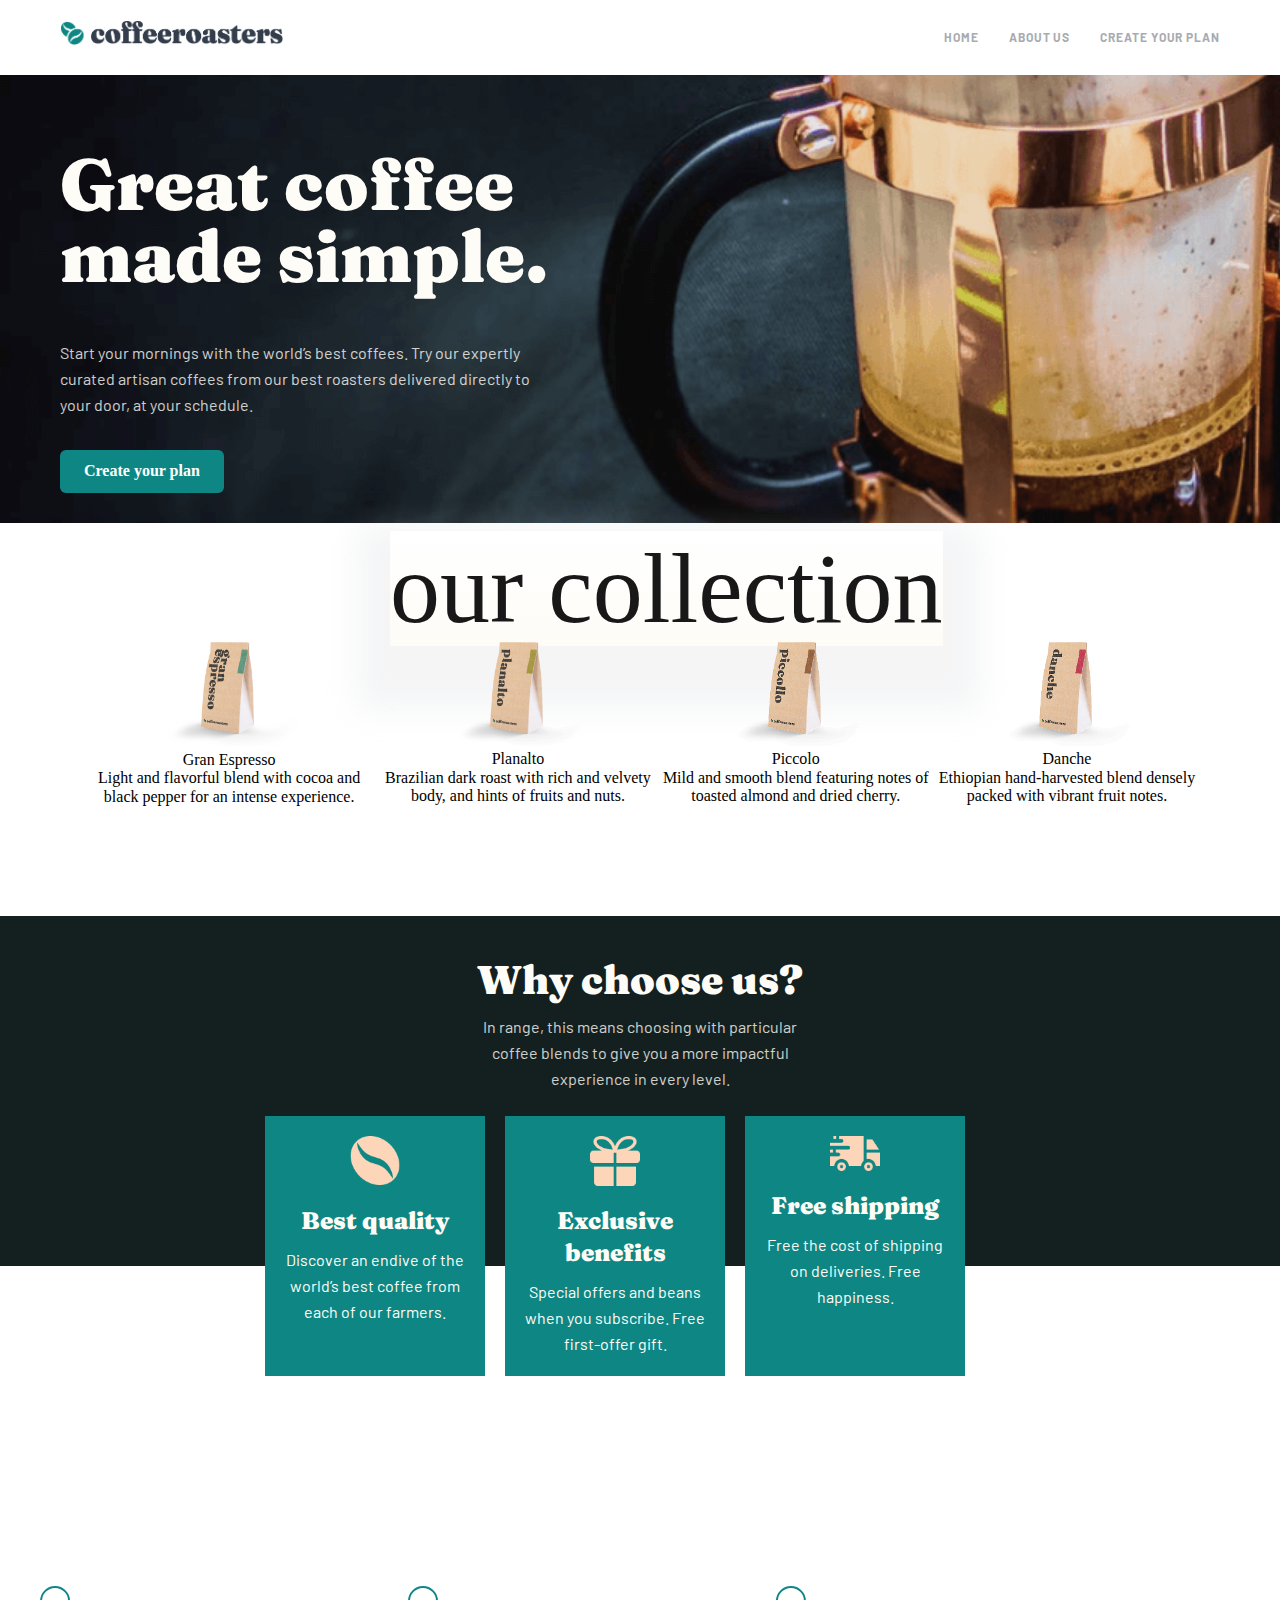
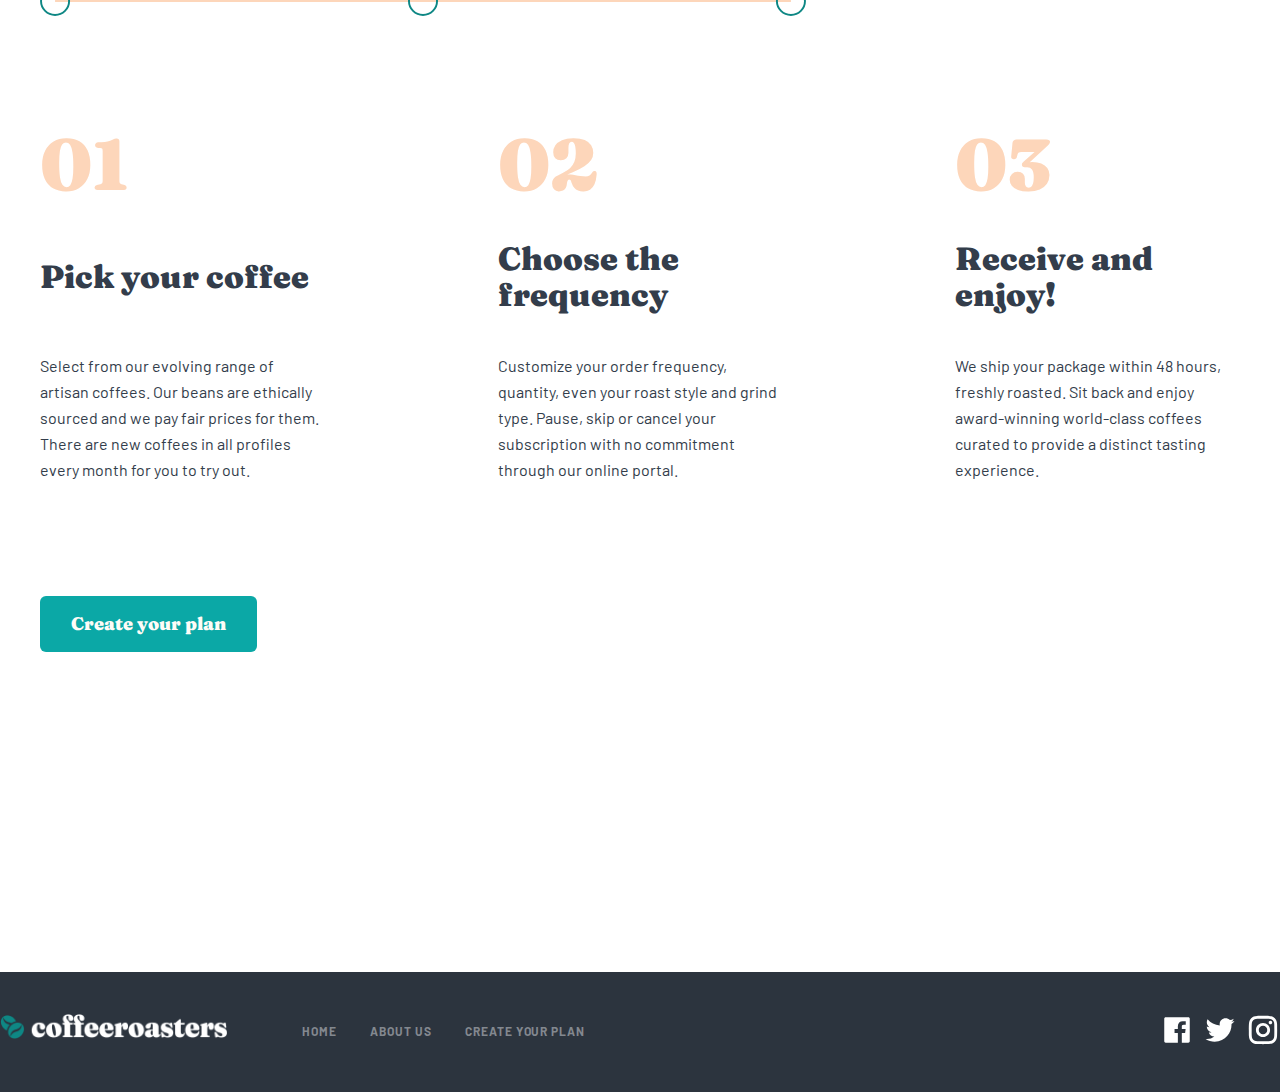
<file: index.html>
<!DOCTYPE html>
<html lang="en">

<head>
    <meta charset="UTF-8">
    <meta name="viewport" content="width=device-width, initial-scale=1.0">
    <title>Coffe</title>
    <link rel="stylesheet" href="css/style.css">
    <link rel="stylesheet" href="css/normalize.css">
    <link rel="stylesheet" href="css/fonts.css">


</head>

<body>


    <header class="nav__header">
        <div class="container">
            <div class="nav">
                <img src="./Img/logo.png" alt="" class="nav__logo" />
                <nav class="nav__menu">
                    <ul class="nav__list">
                        <li><a href="index.html" class="nav__link">HOME</a></li>
                        <li><a href="secondpage.html" class="nav__link">ABOUT US</a></li>
                        <li><a href="thirdpage.html" class="nav__link">CREATE YOUR PLAN</a></li>
                    </ul>

                </nav>
                <div class="nav__burger">
                    <div class="nav__burger__item"></div>
                    <div class="nav__burger__item"></div>
                    <div class="nav__burger__item"></div>
                </div>
            </div>
        </div>

    </header>

    <div class="intro__works">
        <div class="container">
            <div class="intro__img">
                <div class="intro">
                    <div class="intro__container">
                        <div class="intro__content">
                            <h1 class="intro__title">Great coffee<br>made simple.</h1>
                            <p class="intro__text">
                                Start your mornings with the world’s best coffees. Try our expertly curated artisan
                                coffees
                                from
                                our best roasters delivered directly to your door, at your schedule.
                            </p>
                            <a href="#" class="intro__button">Create your plan</a>
                        </div>
                    </div>
                </div>
            </div>
        </div>
    </div> 

    <div class="collections__wrapper">
        <div class="collections">
            <p class="collections__maintext">
                our collection
            </p>
            <div class="collections__cards">
                <img src="./Img/expresso.png" alt="">

                <div class="collections__text">

                    <p class="collections__subtitle">Gran Espresso</p>
                    <p class="collections__secondsubtitle">Light and flavorful blend with cocoa and black pepper for an
                        intense experience.</p>
                </div>
            </div>
            <div class="collections__cards">
                <img src="./Img/Planalto.png" alt="">
                <div class="collections__text">
                    <p class="collections__subtitle">Planalto</p>
                    <p class="collections__secondsubtitle">Brazilian dark roast with rich and velvety body, and hints of
                        fruits and nuts.</p>
                </div>
            </div>
            <div class="collections__cards">
                <img src="./Img/Piccollo.png" alt="">
                <div class="collections__text">
                    <p class="collections__subtitle">Piccolo</p>
                    <p class="collections__secondsubtitle">Mild and smooth blend featuring notes of toasted almond and
                        dried
                        cherry.</p>
                </div>
            </div>
            <div class="collections__cards">
                <img src="./Img/Danche.png" alt="Danche">
                <div class="collections__text">
                    <p class="collections__subtitle">Danche</p>
                    <p class="collections__secondsubtitle">Ethiopian hand-harvested blend densely packed with vibrant
                        fruit
                        notes.</p>
                </div>
            </div>
        </div>
    </div>
    <div class="choose__wrapper">
        <div class="choose__us">
            <div class="choose__us__header">
                <h2>Why choose us?</h2>
                <p>In range, this means choosing with particular coffee blends to give you a more impactful experience
                    in
                    every level.</p>
            </div>
            <div class="choose__us__options">
                <div class="choose__us__option">
                    <img src="./Img/coffee-bean.png" alt="">
                    <div class="choose__us__text">
                        <h3>Best quality</h3>
                        <p>Discover an endive of the world’s best coffee from each of our farmers.</p>
                    </div>
                </div>
                <div class="choose__us__option">
                    <img src="./Img/gift.png" alt="">
                    <div class="choose__us__text">
                        <h3>Exclusive benefits</h3>
                        <p>Special offers and beans when you subscribe. Free first-offer gift.</p>
                    </div>
                </div>
                <div class="choose__us__option">
                    <img src="./Img/car.png" alt="">
                    <div class="choose__us__text">
                        <h3>Free shipping</h3>
                        <p>Free the cost of shipping on deliveries. Free happiness.</p>
                    </div>
                </div>
            </div>
        </div>
    </div>



    <div class="works__wrapper">
        <div class="works">
            <img src="./Img/main__;ine.svg" alt="line" class="works__line">

            <div class="works__cards">
                <div class="works__card">
                    <p class="works__card__num">01</p>
                    <p class="works__card__title2">Pick your coffee</p>
                    <p class="works__card__subtitle">
                        Select from our evolving range of artisan coffees. Our beans are
                        ethically sourced and we pay fair prices for them. There are new
                        coffees in all profiles every month for you to try out.
                    </p>
                </div>
                <div class="works__card">
                    <p class="works__card__num">02</p>
                    <p class="works__card__title2">Choose the frequency</p>
                    <p class="works__card__subtitle">
                        Customize your order frequency, quantity, even your roast style and grind type. Pause, skip or
                        cancel your subscription with no commitment through our online portal.
                    </p>
                </div>
                <div class="works__card">
                    <p class="works__card__num">03</p>
                    <p class="works__card__title2">Receive and enjoy!</p>
                    <p class="works__card__subtitle">
                        We ship your package within 48 hours, freshly roasted. Sit back and enjoy award-winning
                        world-class
                        coffees curated to provide a distinct tasting experience.
                    </p>
                </div>
            </div>

            <button class="works__btn">Create your plan</button>
        </div>
    </div>

    <footer class="footer__wrapper">  
    <div class="footer">
        <img src="./Img/logo2.png" alt="logo" class="nav__logo">

        <div class="footer__links">
            <p class="footer__link">Home</p>
            <p class="footer__link">About Us</p>
            <p class="footer__link">Create your plan</p>
        </div>

        <div class="footer__icons">
            <a href="https://ru-ru.facebook.com/" target="_blank" class="footer__icon2"> <svg class="footer__icon"
                    xmlns="http://www.w3.org/2000/svg" viewBox="0 0 24 24" fill="white">
                    <path
                        d="M15.4024 21V14.0344H17.7347L18.0838 11.3265H15.4024V9.59765C15.4024 8.81364 15.62 8.27934 16.7443 8.27934L18.1783 8.27867V5.85676C17.9302 5.82382 17.0791 5.75006 16.0888 5.75006C14.0213 5.75006 12.606 7.01198 12.606 9.32952V11.3265H10.2677V14.0344H12.606V21H4C3.44772 21 3 20.5523 3 20V4C3 3.44772 3.44772 3 4 3H20C20.5523 3 21 3.44772 21 4V20C21 20.5523 20.5523 21 20 21H15.4024Z">
                    </path>

                </svg>
            </a>
            <a class="footer__icon2" href="https://x.com/" target="_blank">
                <svg class="footer__icon" xmlns="http://www.w3.org/2000/svg" viewBox="0 0 24 24" fill="white">
                    <path
                        d="M22.2125 5.65605C21.4491 5.99375 20.6395 6.21555 19.8106 6.31411C20.6839 5.79132 21.3374 4.9689 21.6493 4.00005C20.8287 4.48761 19.9305 4.83077 18.9938 5.01461C18.2031 4.17106 17.098 3.69303 15.9418 3.69434C13.6326 3.69434 11.7597 5.56661 11.7597 7.87683C11.7597 8.20458 11.7973 8.52242 11.8676 8.82909C8.39047 8.65404 5.31007 6.99005 3.24678 4.45941C2.87529 5.09767 2.68005 5.82318 2.68104 6.56167C2.68104 8.01259 3.4196 9.29324 4.54149 10.043C3.87737 10.022 3.22788 9.84264 2.64718 9.51973C2.64654 9.5373 2.64654 9.55487 2.64654 9.57148C2.64654 11.5984 4.08819 13.2892 6.00199 13.6731C5.6428 13.7703 5.27232 13.8194 4.90022 13.8191C4.62997 13.8191 4.36771 13.7942 4.11279 13.7453C4.64531 15.4065 6.18886 16.6159 8.0196 16.6491C6.53813 17.8118 4.70869 18.4426 2.82543 18.4399C2.49212 18.4402 2.15909 18.4205 1.82812 18.3811C3.74004 19.6102 5.96552 20.2625 8.23842 20.2601C15.9316 20.2601 20.138 13.8875 20.138 8.36111C20.138 8.1803 20.1336 7.99886 20.1256 7.81997C20.9443 7.22845 21.651 6.49567 22.2125 5.65605Z">
                    </path>
                </svg>
            </a>
            <a class="footer__icon2" href="https://www.instagram.com/?hl=ru" target="_blank">
                <svg class="footer__icon" xmlns="http://www.w3.org/2000/svg" viewBox="0 0 24 24" fill="white">
                    <path
                        d="M12.001 9C10.3436 9 9.00098 10.3431 9.00098 12C9.00098 13.6573 10.3441 15 12.001 15C13.6583 15 15.001 13.6569 15.001 12C15.001 10.3427 13.6579 9 12.001 9ZM12.001 7C14.7614 7 17.001 9.2371 17.001 12C17.001 14.7605 14.7639 17 12.001 17C9.24051 17 7.00098 14.7629 7.00098 12C7.00098 9.23953 9.23808 7 12.001 7ZM18.501 6.74915C18.501 7.43926 17.9402 7.99917 17.251 7.99917C16.5609 7.99917 16.001 7.4384 16.001 6.74915C16.001 6.0599 16.5617 5.5 17.251 5.5C17.9393 5.49913 18.501 6.0599 18.501 6.74915ZM12.001 4C9.5265 4 9.12318 4.00655 7.97227 4.0578C7.18815 4.09461 6.66253 4.20007 6.17416 4.38967C5.74016 4.55799 5.42709 4.75898 5.09352 5.09255C4.75867 5.4274 4.55804 5.73963 4.3904 6.17383C4.20036 6.66332 4.09493 7.18811 4.05878 7.97115C4.00703 9.0752 4.00098 9.46105 4.00098 12C4.00098 14.4745 4.00753 14.8778 4.05877 16.0286C4.0956 16.8124 4.2012 17.3388 4.39034 17.826C4.5591 18.2606 4.7605 18.5744 5.09246 18.9064C5.42863 19.2421 5.74179 19.4434 6.17187 19.6094C6.66619 19.8005 7.19148 19.9061 7.97212 19.9422C9.07618 19.9939 9.46203 20 12.001 20C14.4755 20 14.8788 19.9934 16.0296 19.9422C16.8117 19.9055 17.3385 19.7996 17.827 19.6106C18.2604 19.4423 18.5752 19.2402 18.9074 18.9085C19.2436 18.5718 19.4445 18.2594 19.6107 17.8283C19.8013 17.3358 19.9071 16.8098 19.9432 16.0289C19.9949 14.9248 20.001 14.5389 20.001 12C20.001 9.52552 19.9944 9.12221 19.9432 7.97137C19.9064 7.18906 19.8005 6.66149 19.6113 6.17318C19.4434 5.74038 19.2417 5.42635 18.9084 5.09255C18.573 4.75715 18.2616 4.55693 17.8271 4.38942C17.338 4.19954 16.8124 4.09396 16.0298 4.05781C14.9258 4.00605 14.5399 4 12.001 4ZM12.001 2C14.7176 2 15.0568 2.01 16.1235 2.06C17.1876 2.10917 17.9135 2.2775 18.551 2.525C19.2101 2.77917 19.7668 3.1225 20.3226 3.67833C20.8776 4.23417 21.221 4.7925 21.476 5.45C21.7226 6.08667 21.891 6.81333 21.941 7.8775C21.9885 8.94417 22.001 9.28333 22.001 12C22.001 14.7167 21.991 15.0558 21.941 16.1225C21.8918 17.1867 21.7226 17.9125 21.476 18.55C21.2218 19.2092 20.8776 19.7658 20.3226 20.3217C19.7668 20.8767 19.2076 21.22 18.551 21.475C17.9135 21.7217 17.1876 21.89 16.1235 21.94C15.0568 21.9875 14.7176 22 12.001 22C9.28431 22 8.94514 21.99 7.87848 21.94C6.81431 21.8908 6.08931 21.7217 5.45098 21.475C4.79264 21.2208 4.23514 20.8767 3.67931 20.3217C3.12348 19.7658 2.78098 19.2067 2.52598 18.55C2.27848 17.9125 2.11098 17.1867 2.06098 16.1225C2.01348 15.0558 2.00098 14.7167 2.00098 12C2.00098 9.28333 2.01098 8.94417 2.06098 7.8775C2.11014 6.8125 2.27848 6.0875 2.52598 5.45C2.78014 4.79167 3.12348 4.23417 3.67931 3.67833C4.23514 3.1225 4.79348 2.78 5.45098 2.525C6.08848 2.2775 6.81348 2.11 7.87848 2.06C8.94514 2.0125 9.28431 2 12.001 2Z">
                    </path>
                </svg>
            </a>
        </div>
        </footer>
</body>

</html>
</file>
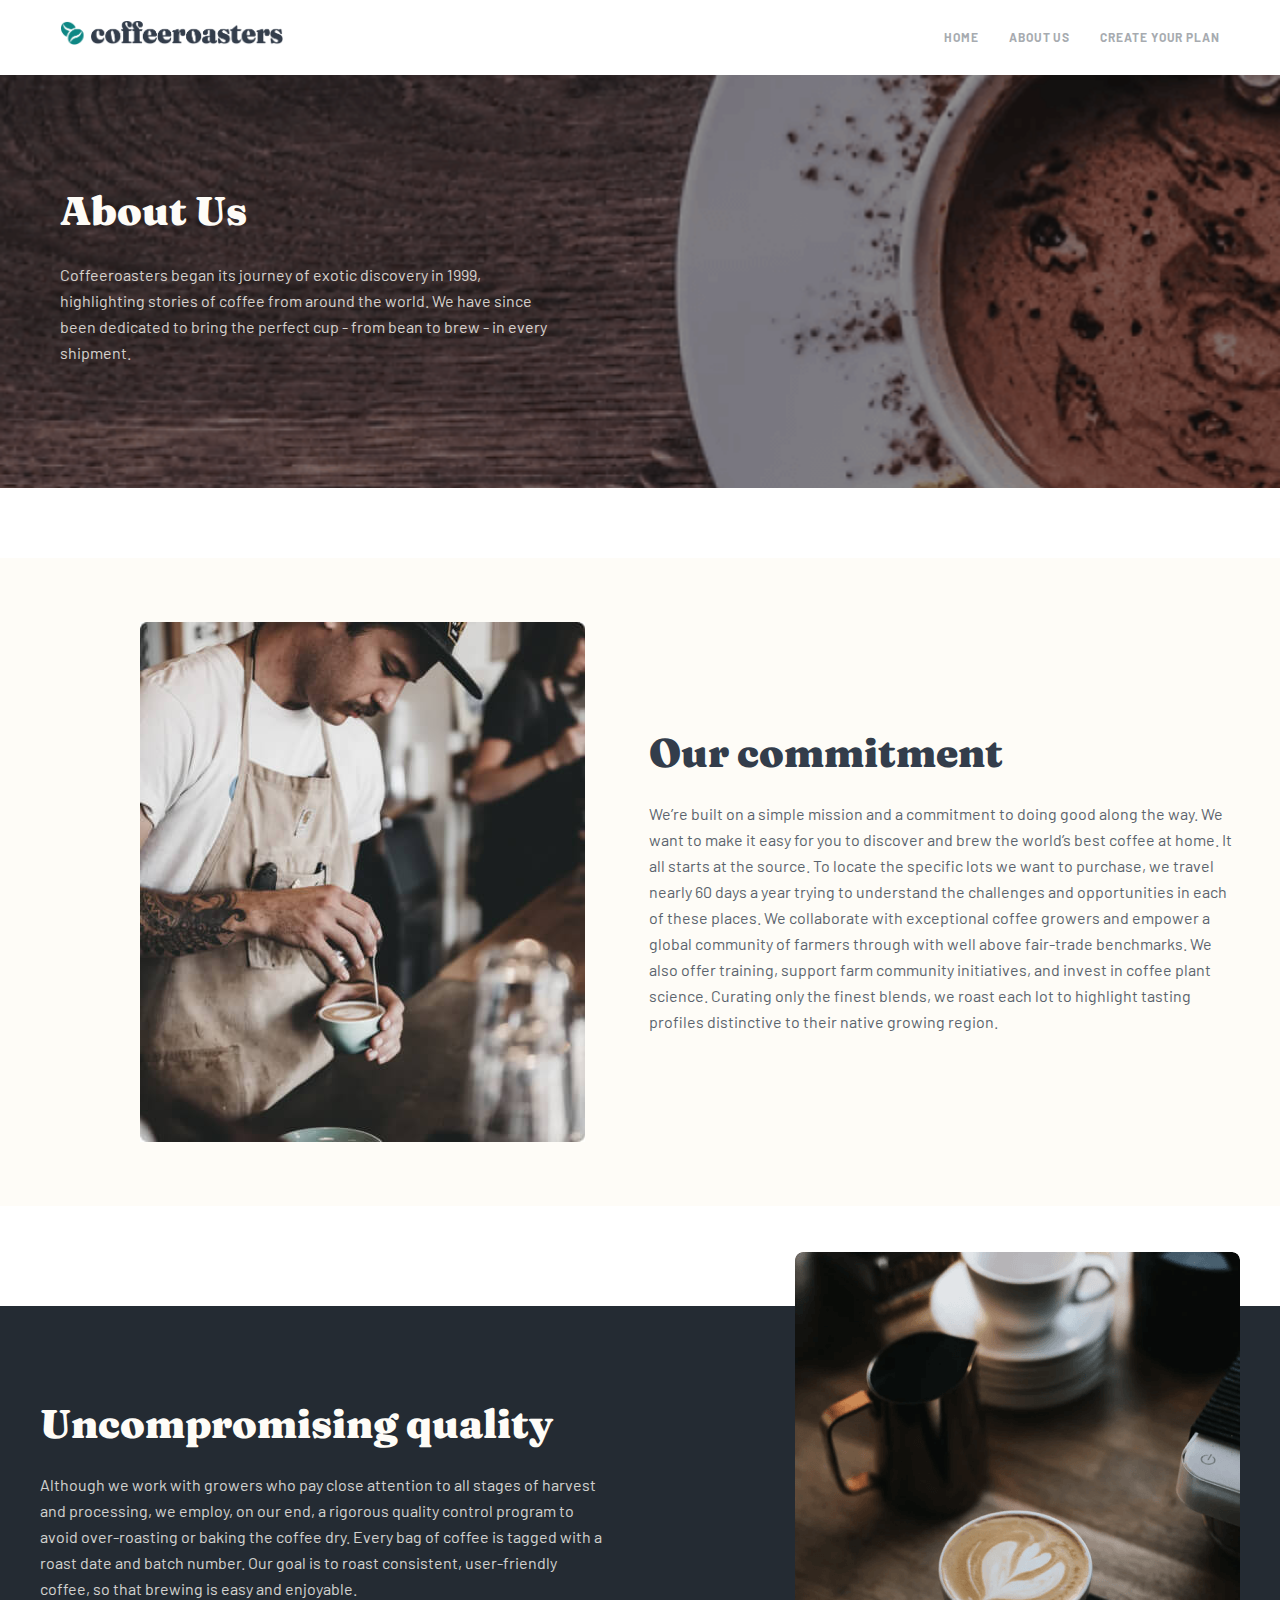
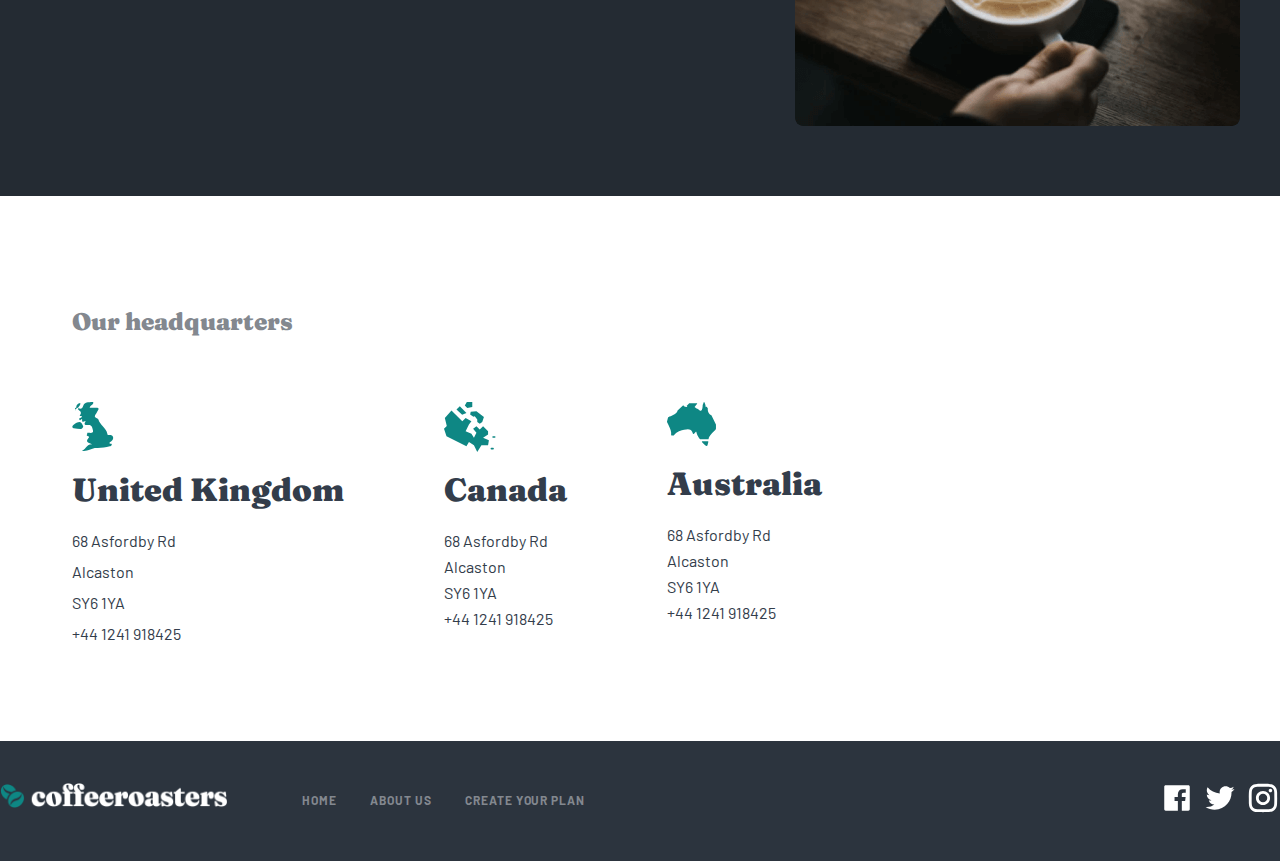
<file: secondpage.html>
<!DOCTYPE html>
<html lang="en">

<head>
    <meta charset="UTF-8">
    <meta name="viewport" content="width=device-width, initial-scale=1.0">
    <title>Coffe</title>
    <link rel="stylesheet" href="css/style2.css">
    <link rel="stylesheet" href="css/normalize.css">
    <link rel="stylesheet" href="css/fonts.css">


</head>

<body>


    <header class="nav__header">
        <div class="container">
            <div class="nav__container">
                <img src="./Img/logo.png" alt="" class="nav__logo" />
                <nav class="nav__menu">
                    <ul class="nav__list">
                        <li><a href="index.html" class="nav__link">HOME</a></li>
                        <li><a href="secondpage.html" class="nav__link">ABOUT US</a></li>
                        <li><a href="./thirdpage.html" class="nav__link">CREATE YOUR PLAN</a></li>
                    </ul>
                </nav>
            </div>
        </div>
    </header>

    <div class="intro__works">
        <div class="container">
            <div class="bg__img">
                <div class="intro__container">
                    <div class="intro__content">
                        <h1 class="intro__title">About Us</h1>
                        <p class="intro__text">
                            Coffeeroasters began its journey of exotic discovery in 1999, highlighting stories of coffee
                            from around the world. We have since been dedicated to bring the perfect cup - from bean to
                            brew - in every shipment.
                        </p>
                    </div>
                </div>
            </div>
        </div>
    </div>
    <main>
        <section class="commitment">
            <div class="commitment__container">
                <img src="./Img/worker.jpg" alt="" class="commitment__image" />

                <div class="commitment__box">
                    <h2 class="commitment__title">Our commitment</h2>
                    <p class="commitment__text">
                        We’re built on a simple mission and a commitment to doing good along the way. We want to make it
                        easy for you to discover and brew the world’s best coffee at home. It all starts at the source.
                        To locate the specific lots we want to purchase, we travel nearly 60 days a year trying to
                        understand the challenges and opportunities in each of these places. We collaborate with
                        exceptional coffee growers and empower a global community of farmers through with well above
                        fair-trade benchmarks. We also offer training, support farm community initiatives, and invest in
                        coffee plant science. Curating only the finest blends, we roast each lot to highlight tasting
                        profiles distinctive to their native growing region.
                    </p>
                </div>
            </div>
        </section>

        <section class="quality">
            <div class="quality__container">
                <div class="quality__box">
                    <h2 class="quality__title">Uncompromising quality</h2>
                    <p class="quality__text">
                        Although we work with growers who pay close attention to all stages of harvest and processing,
                        we employ, on our end, a rigorous quality control program to avoid over-roasting or baking the
                        coffee dry. Every bag of coffee is tagged with a roast date and batch number. Our goal is to
                        roast consistent, user-friendly coffee, so that brewing is easy and enjoyable.
                    </p>
                </div>
                <div class="quality__img">
                    <img src="./Img/beautiful__coffe.png" alt="" class="quality__image" />
                </div>
            </div>
        </section>
        <section class="headquarters">
            <h1 class="headquarters__title">Our headquarters</h1>
            <div class="headquarters__cards">
                <div class="headquarters__card">
                    <svg class="headquarters__icon" width="42" height="50" viewBox="0 0 42 50" fill="none"
                        xmlns="http://www.w3.org/2000/svg">
                        <path id="Combined Shape" fill-rule="evenodd" clip-rule="evenodd"
                            d="M6.01896 5.96845L6.01895 5.96844C5.97905 5.94632 5.9387 5.92394 5.89446 5.89445H5.9028C5.90553 5.8899 5.90886 5.88504 5.9124 5.87989L5.91241 5.87987C5.91965 5.86932 5.92776 5.85751 5.93335 5.84445C5.94446 5.84029 5.95627 5.83682 5.96807 5.83334L5.96809 5.83334C5.97989 5.82987 5.99169 5.8264 6.0028 5.82223C6.06809 5.86887 6.09079 5.91802 6.11464 5.96967C6.1263 5.99492 6.13824 6.02078 6.15557 6.04723C8.61946 7.59445 9.99724 6.7639 10.9611 4.60557C11.0945 4.29446 11.2222 3.95834 11.3472 3.60001C12.4857 0.256237 15.1641 0.215536 17.7545 0.176172C18.5835 0.163575 19.4035 0.151114 20.1611 0.0305659C21.9889 -0.255545 21.4056 1.44723 20.6139 2.26668C20.3526 2.54064 20.0455 2.7713 19.7274 3.01018C18.9264 3.61175 18.056 4.26549 17.6722 5.79445C18.411 5.79445 19.1182 5.79908 19.8037 5.80356C21.3092 5.8134 22.7102 5.82256 24.1111 5.78057C26.7306 5.70279 27.175 6.65557 25.7306 8.77501C25.4142 9.24218 25.1583 9.75279 24.9029 10.2623L24.9029 10.2623C24.5843 10.898 24.2666 11.532 23.8334 12.0778C22.3195 13.9722 22.3528 15.2667 24.8361 16.15C25.4611 16.3722 26.2667 16.9278 26.425 17.4917C27.1788 20.1628 28.9835 22.1701 30.7829 24.1715C32.7766 26.3889 34.7638 28.5991 35.3084 31.6972C35.3337 31.8398 35.351 31.9718 35.3668 32.0927C35.4535 32.754 35.4967 33.0833 36.5722 32.9917C38.4056 32.8195 40.575 32.7972 41.0861 35.1361C41.5778 37.3667 39.9861 38.7861 38.2834 39.9639C38.0514 40.1224 37.8746 40.3548 37.6772 40.6144L37.6771 40.6145L37.6771 40.6146C37.5908 40.728 37.5005 40.8467 37.4 40.9667C37.5571 41.652 38.151 41.6702 38.707 41.6872C39.262 41.7042 39.7792 41.72 39.7861 42.3972C39.7972 43.525 38.5889 44.05 37.7528 44.3083C33.4889 45.6333 28.9972 46.0833 24.625 45.9945C22.2911 45.9429 20.2482 46.6889 18.2164 47.4308C16.7417 47.9692 15.2728 48.5055 13.7028 48.7333C13.4729 48.7677 13.2471 48.819 13.017 48.8714C12.1849 49.0609 11.2951 49.2634 9.94168 48.7195C11.5466 48.1366 12.6068 46.9549 13.6749 45.7646C15.2687 43.9882 16.8799 42.1925 20.3445 42.3389C19.738 42.0869 19.2508 41.8814 18.8417 41.7087L18.8387 41.7075L18.8385 41.7074L18.8385 41.7074L18.8384 41.7074C18.0408 41.3708 17.5398 41.1594 17.0278 40.9722C14.6972 40.1306 14.3861 38.4945 16.125 36.6C17.1056 35.5361 17.7834 34.3945 15.5611 33.9333C14.3395 33.6816 14.631 33.1589 14.9543 32.5794C15.1874 32.1613 15.4371 31.7136 15.1472 31.3167C14.775 30.8056 15.9972 30.6611 16.7028 30.75C18.7917 31.0195 21.7445 31.3806 20.9334 28.3278C20.8675 28.0811 20.805 27.8031 20.7385 27.5068L20.7384 27.5065L20.7384 27.5064C20.2774 25.454 19.6182 22.5197 16.2445 22.9639C12.5889 23.4445 11.4417 22.5389 13.7278 19.2222C13.2628 19.0142 12.6194 19.2545 12.0027 19.4849C10.8327 19.922 9.75856 20.3233 10.1806 17.5583C10.2056 17.3833 9.86113 16.9639 9.79169 16.9833C9.52593 17.0675 9.25436 17.3309 8.9844 17.5927L8.98439 17.5927C8.39939 18.1601 7.82197 18.7201 7.3278 17.4333C6.97519 16.516 7.57192 16.2735 8.27236 15.9888C8.98451 15.6993 9.80387 15.3662 9.84169 14.2361C9.78655 14.0572 9.37532 14.0532 8.93264 14.0489C8.19329 14.0417 7.36622 14.0336 7.96391 13.2083C9.95347 10.4633 8.43131 9.30962 6.72826 8.0189L6.72821 8.01886L6.72805 8.01873C6.55274 7.88587 6.37552 7.75155 6.20002 7.6139C5.96982 7.43464 6.05364 7.16439 6.14328 6.87539C6.1856 6.73894 6.22921 6.59832 6.24169 6.46112C6.24169 6.45696 6.2403 6.4514 6.23891 6.44585L6.23891 6.44584C6.23752 6.44029 6.23613 6.43473 6.23613 6.43057C6.24446 6.30001 6.23057 6.16668 6.15002 6.04723C6.10403 6.01561 6.06175 5.99217 6.01897 5.96845L6.01896 5.96845ZM1.4778 26.1861C0.916685 26.0945 0.277796 25.5056 0.338907 24.6583C0.46113 23.1028 5.2028 19.9333 7.30835 20.0583C9.24749 20.1651 9.87283 21.4829 10.4606 22.7216C10.6988 23.2236 10.9309 23.7127 11.2417 24.1028C11.15 25.9361 10.0417 26.9722 8.85002 26.9778C6.51002 27.0069 4.15236 26.6223 1.82271 26.2423L1.4778 26.1861ZM8.19169 0.877788C5.56669 1.57779 4.0528 2.97223 4.23891 5.79168C2.48053 5.96463 2.99059 6.67977 3.46069 7.33888C3.5342 7.44194 3.60673 7.54364 3.66946 7.64168C3.80518 7.33292 4.04139 7.04282 4.28509 6.74352L4.28509 6.74352C4.44043 6.55274 4.5988 6.35824 4.73613 6.15279C4.89028 6.1129 5.04485 6.07218 5.19951 6.03144L5.1997 6.03138C5.44352 5.96715 5.68757 5.90285 5.93057 5.84168C6.16736 5.31966 6.57444 4.87828 6.98734 4.43059C7.82901 3.51801 8.69485 2.57922 8.19169 0.877788ZM3.57502 8.42501C3.99724 8.27779 3.88335 7.98334 3.66669 7.64168C3.55835 7.88057 3.49446 8.13057 3.57502 8.42501Z"
                            fill="#0E8784" />
                    </svg>
                    <h2 class="headquarters__subtitle">United Kingdom</h2>
                    <ul class="headquarters__links">
                        <li class="headquarters__link"><a href="#" class="headquarters__link">68 Asfordby Rd</a></li>
                        <li class="headquarters__link"><a href="#" class="headquarters__link">Alcaston</a></li>
                        <li class="headquarters__link"><a href="#" class="headquarters__link">SY6 1YA</a></li>
                        <li class="headquarters__link"><a href="#" class="headquarters__link">+44 1241 918425</a></li>
                    </ul>
                </div>

                <div class="headquarters__card">
                    <svg class="headquarters__icon" xmlns="http://www.w3.org/2000/svg"
                        xmlns:xlink="http://www.w3.org/1999/xlink" width="52" height="50" viewBox="0 0 52 50">
                        <image
                            xlink:href="[data-uri]"
                            x="0" y="0" width="52" height="50" />
                    </svg>
                    <h2 class="headquarters__subtitle">Canada</h2>
                    <ul class="headquarters__list">
                        <li class="headquarters__link"><a href="#" class="headquarters__link">68 Asfordby Rd</a></li>
                        <li class="headquarters__link"><a href="#" class="headquarters__link">Alcaston</a></li>
                        <li class="headquarters__link"><a href="#" class="headquarters__link">SY6 1YA</a></li>
                        <li class="headquarters__link"><a href="#" class="headquarters__link">+44 1241 918425</a></li>
                    </ul>
                </div>

                <div class="headquarters__card">
                    <svg class="headquarters__icon" xmlns="http://www.w3.org/2000/svg" xmlns:xlink="http://www.w3.org/1999/xlink" width="49"
                        height="44" viewBox="0 0 49 44">
                        <image
                            xlink:href="[data-uri]"
                            x="0" y="0" width="49" height="44" />
                    </svg>
                    <h2 class="headquarters__subtitle">Australia</h2>
                    <ul class="headquarters__list">
                        <li class="headquarters__link"><a href="#" class="headquarters__link">68 Asfordby Rd</a></li>
                        <li class="headquarters__link"><a href="#" class="headquarters__link">Alcaston</a></li>
                        <li class="headquarters__link"><a href="#" class="headquarters__link">SY6 1YA</a></li>
                        <li class="headquarters__link"><a href="#" class="headquarters__link">+44 1241 918425</a></li>
                    </ul>
                </div>
            </div>
        </section>

    </main>
    <div class="footer__wrap">
        <div class="footer">
            <img src="./Img/logo2.png" alt="logo" class="nav__logo">

            <div class="footer__links">
                <p class="footer__link">Home</p>
                <p class="footer__link">About Us</p>
                <p class="footer__link">Create your plan</p>
            </div>

            <div class="footer__icons">
                <a href="https://ru-ru.facebook.com/" target="_blank" class="footer__icon2"> <svg class="footer__icon"
                        xmlns="http://www.w3.org/2000/svg" viewBox="0 0 24 24" fill="white">
                        <path
                            d="M15.4024 21V14.0344H17.7347L18.0838 11.3265H15.4024V9.59765C15.4024 8.81364 15.62 8.27934 16.7443 8.27934L18.1783 8.27867V5.85676C17.9302 5.82382 17.0791 5.75006 16.0888 5.75006C14.0213 5.75006 12.606 7.01198 12.606 9.32952V11.3265H10.2677V14.0344H12.606V21H4C3.44772 21 3 20.5523 3 20V4C3 3.44772 3.44772 3 4 3H20C20.5523 3 21 3.44772 21 4V20C21 20.5523 20.5523 21 20 21H15.4024Z">
                        </path>

                    </svg>
                </a>
                <a class="footer__icon2" href="https://x.com/" target="_blank">
                    <svg class="footer__icon" xmlns="http://www.w3.org/2000/svg" viewBox="0 0 24 24" fill="white">
                        <path
                            d="M22.2125 5.65605C21.4491 5.99375 20.6395 6.21555 19.8106 6.31411C20.6839 5.79132 21.3374 4.9689 21.6493 4.00005C20.8287 4.48761 19.9305 4.83077 18.9938 5.01461C18.2031 4.17106 17.098 3.69303 15.9418 3.69434C13.6326 3.69434 11.7597 5.56661 11.7597 7.87683C11.7597 8.20458 11.7973 8.52242 11.8676 8.82909C8.39047 8.65404 5.31007 6.99005 3.24678 4.45941C2.87529 5.09767 2.68005 5.82318 2.68104 6.56167C2.68104 8.01259 3.4196 9.29324 4.54149 10.043C3.87737 10.022 3.22788 9.84264 2.64718 9.51973C2.64654 9.5373 2.64654 9.55487 2.64654 9.57148C2.64654 11.5984 4.08819 13.2892 6.00199 13.6731C5.6428 13.7703 5.27232 13.8194 4.90022 13.8191C4.62997 13.8191 4.36771 13.7942 4.11279 13.7453C4.64531 15.4065 6.18886 16.6159 8.0196 16.6491C6.53813 17.8118 4.70869 18.4426 2.82543 18.4399C2.49212 18.4402 2.15909 18.4205 1.82812 18.3811C3.74004 19.6102 5.96552 20.2625 8.23842 20.2601C15.9316 20.2601 20.138 13.8875 20.138 8.36111C20.138 8.1803 20.1336 7.99886 20.1256 7.81997C20.9443 7.22845 21.651 6.49567 22.2125 5.65605Z">
                        </path>
                    </svg>
                </a>
                <a class="footer__icon2" href="https://www.instagram.com/?hl=ru" target="_blank">
                    <svg class="footer__icon" xmlns="http://www.w3.org/2000/svg" viewBox="0 0 24 24" fill="white">
                        <path
                            d="M12.001 9C10.3436 9 9.00098 10.3431 9.00098 12C9.00098 13.6573 10.3441 15 12.001 15C13.6583 15 15.001 13.6569 15.001 12C15.001 10.3427 13.6579 9 12.001 9ZM12.001 7C14.7614 7 17.001 9.2371 17.001 12C17.001 14.7605 14.7639 17 12.001 17C9.24051 17 7.00098 14.7629 7.00098 12C7.00098 9.23953 9.23808 7 12.001 7ZM18.501 6.74915C18.501 7.43926 17.9402 7.99917 17.251 7.99917C16.5609 7.99917 16.001 7.4384 16.001 6.74915C16.001 6.0599 16.5617 5.5 17.251 5.5C17.9393 5.49913 18.501 6.0599 18.501 6.74915ZM12.001 4C9.5265 4 9.12318 4.00655 7.97227 4.0578C7.18815 4.09461 6.66253 4.20007 6.17416 4.38967C5.74016 4.55799 5.42709 4.75898 5.09352 5.09255C4.75867 5.4274 4.55804 5.73963 4.3904 6.17383C4.20036 6.66332 4.09493 7.18811 4.05878 7.97115C4.00703 9.0752 4.00098 9.46105 4.00098 12C4.00098 14.4745 4.00753 14.8778 4.05877 16.0286C4.0956 16.8124 4.2012 17.3388 4.39034 17.826C4.5591 18.2606 4.7605 18.5744 5.09246 18.9064C5.42863 19.2421 5.74179 19.4434 6.17187 19.6094C6.66619 19.8005 7.19148 19.9061 7.97212 19.9422C9.07618 19.9939 9.46203 20 12.001 20C14.4755 20 14.8788 19.9934 16.0296 19.9422C16.8117 19.9055 17.3385 19.7996 17.827 19.6106C18.2604 19.4423 18.5752 19.2402 18.9074 18.9085C19.2436 18.5718 19.4445 18.2594 19.6107 17.8283C19.8013 17.3358 19.9071 16.8098 19.9432 16.0289C19.9949 14.9248 20.001 14.5389 20.001 12C20.001 9.52552 19.9944 9.12221 19.9432 7.97137C19.9064 7.18906 19.8005 6.66149 19.6113 6.17318C19.4434 5.74038 19.2417 5.42635 18.9084 5.09255C18.573 4.75715 18.2616 4.55693 17.8271 4.38942C17.338 4.19954 16.8124 4.09396 16.0298 4.05781C14.9258 4.00605 14.5399 4 12.001 4ZM12.001 2C14.7176 2 15.0568 2.01 16.1235 2.06C17.1876 2.10917 17.9135 2.2775 18.551 2.525C19.2101 2.77917 19.7668 3.1225 20.3226 3.67833C20.8776 4.23417 21.221 4.7925 21.476 5.45C21.7226 6.08667 21.891 6.81333 21.941 7.8775C21.9885 8.94417 22.001 9.28333 22.001 12C22.001 14.7167 21.991 15.0558 21.941 16.1225C21.8918 17.1867 21.7226 17.9125 21.476 18.55C21.2218 19.2092 20.8776 19.7658 20.3226 20.3217C19.7668 20.8767 19.2076 21.22 18.551 21.475C17.9135 21.7217 17.1876 21.89 16.1235 21.94C15.0568 21.9875 14.7176 22 12.001 22C9.28431 22 8.94514 21.99 7.87848 21.94C6.81431 21.8908 6.08931 21.7217 5.45098 21.475C4.79264 21.2208 4.23514 20.8767 3.67931 20.3217C3.12348 19.7658 2.78098 19.2067 2.52598 18.55C2.27848 17.9125 2.11098 17.1867 2.06098 16.1225C2.01348 15.0558 2.00098 14.7167 2.00098 12C2.00098 9.28333 2.01098 8.94417 2.06098 7.8775C2.11014 6.8125 2.27848 6.0875 2.52598 5.45C2.78014 4.79167 3.12348 4.23417 3.67931 3.67833C4.23514 3.1225 4.79348 2.78 5.45098 2.525C6.08848 2.2775 6.81348 2.11 7.87848 2.06C8.94514 2.0125 9.28431 2 12.001 2Z">
                        </path>
                    </svg>
                </a>
            </div>
        </div>
</body>

</html>
</file>
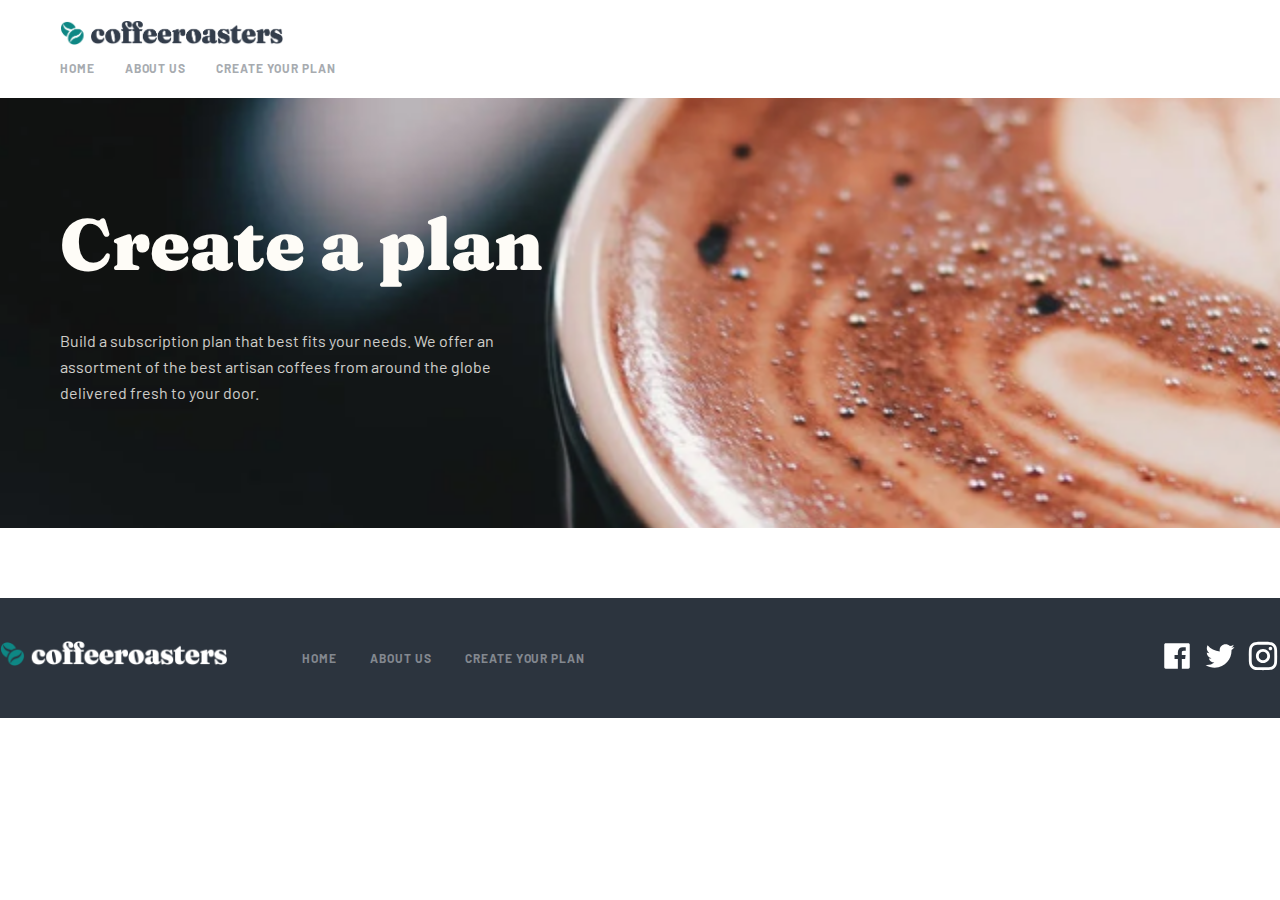
<file: thirdpage.html>
<!DOCTYPE html>
<html lang="en">

<head>
    <meta charset="UTF-8">
    <meta name="viewport" content="width=device-width, initial-scale=1.0">
    <title>Coffe</title>
    <link rel="stylesheet" href="css/style3.css">
    <link rel="stylesheet" href="css/normalize.css">
    <link rel="stylesheet" href="css/fonts.css">


</head>

<body>


    <header class="nav__header">
        <div class="container">
            <div class="nav__container">
                <img src="./Img/logo.png" alt="" class="nav__logo" />
                <nav class="nav__menu">
                    <ul class="nav__list">
                        <li><a href="index.html" class="nav__link">HOME</a></li>
                        <li><a href="secondpage.html" class="nav__link">ABOUT US</a></li>
                        <li><a href="thirdpage.html" class="nav__link">CREATE YOUR PLAN</a></li>
                    </ul>
                </nav>
            </div>
        </div>
    </header>

    <div class="intro__works">
        <div class="container">
            <div class="bg__img">
                <div class="intro__container">
                    <div class="intro__content">
                        <h1 class="intro__title">Create a plan</h1>
                        <p class="intro__text">
                            Build a subscription plan that best fits your needs. We offer an assortment of the best
                            artisan coffees from around the globe delivered fresh to your door.
                        </p>
                    </div>
                </div>
            </div>
        </div>
    </div>

    <div class="footer__wrapper">
        <div class="footer">
            <img src="./Img/logo2.png" alt="logo" class="nav__logo">

            <div class="footer__links">
                <p class="footer__link">Home</p>
                <p class="footer__link">About Us</p>
                <p class="footer__link">Create your plan</p>
            </div>

            <div class="footer__icons">
                <a href="https://ru-ru.facebook.com/" target="_blank" class="footer__icon2"> <svg class="footer__icon"
                        xmlns="http://www.w3.org/2000/svg" viewBox="0 0 24 24" fill="white">
                        <path
                            d="M15.4024 21V14.0344H17.7347L18.0838 11.3265H15.4024V9.59765C15.4024 8.81364 15.62 8.27934 16.7443 8.27934L18.1783 8.27867V5.85676C17.9302 5.82382 17.0791 5.75006 16.0888 5.75006C14.0213 5.75006 12.606 7.01198 12.606 9.32952V11.3265H10.2677V14.0344H12.606V21H4C3.44772 21 3 20.5523 3 20V4C3 3.44772 3.44772 3 4 3H20C20.5523 3 21 3.44772 21 4V20C21 20.5523 20.5523 21 20 21H15.4024Z">
                        </path>

                    </svg>
                </a>
                <a class="footer__icon2" href="https://x.com/" target="_blank">
                    <svg class="footer__icon" xmlns="http://www.w3.org/2000/svg" viewBox="0 0 24 24" fill="white">
                        <path
                            d="M22.2125 5.65605C21.4491 5.99375 20.6395 6.21555 19.8106 6.31411C20.6839 5.79132 21.3374 4.9689 21.6493 4.00005C20.8287 4.48761 19.9305 4.83077 18.9938 5.01461C18.2031 4.17106 17.098 3.69303 15.9418 3.69434C13.6326 3.69434 11.7597 5.56661 11.7597 7.87683C11.7597 8.20458 11.7973 8.52242 11.8676 8.82909C8.39047 8.65404 5.31007 6.99005 3.24678 4.45941C2.87529 5.09767 2.68005 5.82318 2.68104 6.56167C2.68104 8.01259 3.4196 9.29324 4.54149 10.043C3.87737 10.022 3.22788 9.84264 2.64718 9.51973C2.64654 9.5373 2.64654 9.55487 2.64654 9.57148C2.64654 11.5984 4.08819 13.2892 6.00199 13.6731C5.6428 13.7703 5.27232 13.8194 4.90022 13.8191C4.62997 13.8191 4.36771 13.7942 4.11279 13.7453C4.64531 15.4065 6.18886 16.6159 8.0196 16.6491C6.53813 17.8118 4.70869 18.4426 2.82543 18.4399C2.49212 18.4402 2.15909 18.4205 1.82812 18.3811C3.74004 19.6102 5.96552 20.2625 8.23842 20.2601C15.9316 20.2601 20.138 13.8875 20.138 8.36111C20.138 8.1803 20.1336 7.99886 20.1256 7.81997C20.9443 7.22845 21.651 6.49567 22.2125 5.65605Z">
                        </path>
                    </svg>
                </a>
                <a class="footer__icon2" href="https://www.instagram.com/?hl=ru" target="_blank">
                    <svg class="footer__icon" xmlns="http://www.w3.org/2000/svg" viewBox="0 0 24 24" fill="white">
                        <path
                            d="M12.001 9C10.3436 9 9.00098 10.3431 9.00098 12C9.00098 13.6573 10.3441 15 12.001 15C13.6583 15 15.001 13.6569 15.001 12C15.001 10.3427 13.6579 9 12.001 9ZM12.001 7C14.7614 7 17.001 9.2371 17.001 12C17.001 14.7605 14.7639 17 12.001 17C9.24051 17 7.00098 14.7629 7.00098 12C7.00098 9.23953 9.23808 7 12.001 7ZM18.501 6.74915C18.501 7.43926 17.9402 7.99917 17.251 7.99917C16.5609 7.99917 16.001 7.4384 16.001 6.74915C16.001 6.0599 16.5617 5.5 17.251 5.5C17.9393 5.49913 18.501 6.0599 18.501 6.74915ZM12.001 4C9.5265 4 9.12318 4.00655 7.97227 4.0578C7.18815 4.09461 6.66253 4.20007 6.17416 4.38967C5.74016 4.55799 5.42709 4.75898 5.09352 5.09255C4.75867 5.4274 4.55804 5.73963 4.3904 6.17383C4.20036 6.66332 4.09493 7.18811 4.05878 7.97115C4.00703 9.0752 4.00098 9.46105 4.00098 12C4.00098 14.4745 4.00753 14.8778 4.05877 16.0286C4.0956 16.8124 4.2012 17.3388 4.39034 17.826C4.5591 18.2606 4.7605 18.5744 5.09246 18.9064C5.42863 19.2421 5.74179 19.4434 6.17187 19.6094C6.66619 19.8005 7.19148 19.9061 7.97212 19.9422C9.07618 19.9939 9.46203 20 12.001 20C14.4755 20 14.8788 19.9934 16.0296 19.9422C16.8117 19.9055 17.3385 19.7996 17.827 19.6106C18.2604 19.4423 18.5752 19.2402 18.9074 18.9085C19.2436 18.5718 19.4445 18.2594 19.6107 17.8283C19.8013 17.3358 19.9071 16.8098 19.9432 16.0289C19.9949 14.9248 20.001 14.5389 20.001 12C20.001 9.52552 19.9944 9.12221 19.9432 7.97137C19.9064 7.18906 19.8005 6.66149 19.6113 6.17318C19.4434 5.74038 19.2417 5.42635 18.9084 5.09255C18.573 4.75715 18.2616 4.55693 17.8271 4.38942C17.338 4.19954 16.8124 4.09396 16.0298 4.05781C14.9258 4.00605 14.5399 4 12.001 4ZM12.001 2C14.7176 2 15.0568 2.01 16.1235 2.06C17.1876 2.10917 17.9135 2.2775 18.551 2.525C19.2101 2.77917 19.7668 3.1225 20.3226 3.67833C20.8776 4.23417 21.221 4.7925 21.476 5.45C21.7226 6.08667 21.891 6.81333 21.941 7.8775C21.9885 8.94417 22.001 9.28333 22.001 12C22.001 14.7167 21.991 15.0558 21.941 16.1225C21.8918 17.1867 21.7226 17.9125 21.476 18.55C21.2218 19.2092 20.8776 19.7658 20.3226 20.3217C19.7668 20.8767 19.2076 21.22 18.551 21.475C17.9135 21.7217 17.1876 21.89 16.1235 21.94C15.0568 21.9875 14.7176 22 12.001 22C9.28431 22 8.94514 21.99 7.87848 21.94C6.81431 21.8908 6.08931 21.7217 5.45098 21.475C4.79264 21.2208 4.23514 20.8767 3.67931 20.3217C3.12348 19.7658 2.78098 19.2067 2.52598 18.55C2.27848 17.9125 2.11098 17.1867 2.06098 16.1225C2.01348 15.0558 2.00098 14.7167 2.00098 12C2.00098 9.28333 2.01098 8.94417 2.06098 7.8775C2.11014 6.8125 2.27848 6.0875 2.52598 5.45C2.78014 4.79167 3.12348 4.23417 3.67931 3.67833C4.23514 3.1225 4.79348 2.78 5.45098 2.525C6.08848 2.2775 6.81348 2.11 7.87848 2.06C8.94514 2.0125 9.28431 2 12.001 2Z">
                        </path>
                    </svg>
                </a>
            </div>
        </div>
</body>

</html>
</file>
<file: css/style.css>
*{padding:0;margin:0;-webkit-box-sizing:border-box;box-sizing:border-box}a{text-decoration:none}li{list-style:none}::-moz-selection{background:#a0f0ed;color:#00332e}::selection{background:#a0f0ed;color:#00332e}.nav__header{background-color:#fff;padding:20px 0;position:fixed;top:0;left:0;z-index:10;width:100%}.container{width:1200px;margin:0 auto;padding:0 20px}.nav{display:-webkit-box;display:-ms-flexbox;display:flex;-webkit-box-pack:justify;-ms-flex-pack:justify;justify-content:space-between;-webkit-box-align:center;-ms-flex-align:center;align-items:center}.nav__logo{height:25px;-webkit-transition:-webkit-transform 0.3s ease;transition:-webkit-transform 0.3s ease;transition:transform 0.3s ease;transition:transform 0.3s ease, -webkit-transform 0.3s ease;text-align:center;margin-bottom:10px}.nav__logo:hover{-webkit-transform:scale(1.2);transform:scale(1.2)}.nav__burger{display:none;-webkit-box-orient:vertical;-webkit-box-direction:normal;-ms-flex-direction:column;flex-direction:column;-webkit-box-align:center;-ms-flex-align:center;align-items:center;gap:3px;font-size:20px;margin-left:40px}.nav__burger__item{width:25px;height:3px;background-color:black;border-radius:10px}.nav__list{list-style:none;display:-webkit-box;display:-ms-flexbox;display:flex;gap:30px}.nav__link{opacity:0.7;font-family:"Barlow";font-style:normal;font-weight:700;font-size:12px;line-height:15px;letter-spacing:0.923077px;text-transform:uppercase;color:#83888f;-webkit-transition:color 0.3s ease, -webkit-transform 0.3s ease;transition:color 0.3s ease, -webkit-transform 0.3s ease;transition:transform 0.3s ease, color 0.3s ease;transition:transform 0.3s ease, color 0.3s ease, -webkit-transform 0.3s ease;display:inline-block}.nav__link:hover{-webkit-transform:scale(1.3);transform:scale(1.3);color:#333d4b}@media only screen and (max-width: 700px){.nav{width:100%;-webkit-box-pack:center;-ms-flex-pack:center;justify-content:center}.nav__list{display:none;background-color:red}.nav__burger{display:-webkit-box;display:-ms-flexbox;display:flex}.nav__menu{display:none}.nav__logo{width:30%;height:30%}}.intro__works{background:url("../Img/coffe.png");background-size:cover;background-position:center;background-repeat:no-repeat;background-attachment:fixed;margin-top:70px;margin-bottom:70px;padding:30px 40px}.intro{border:none}.intro__section{color:#fff;background-color:#333;border-radius:12px;margin:40px 0;padding:20px 0}.intro__button{display:inline-block;background-color:#0e8784;color:#fff;padding:12px 24px;border-radius:6px;font-weight:bold;-webkit-transition:all 0.3s ease;transition:all 0.3s ease}.intro__button:hover{-webkit-transform:scale(1.2);transform:scale(1.2)}.intro__button:active{background-color:black}.intro__container{display:-webkit-box;display:-ms-flexbox;display:flex;-webkit-box-pack:justify;-ms-flex-pack:justify;justify-content:space-between;-webkit-box-align:center;-ms-flex-align:center;align-items:center;gap:40px;-ms-flex-wrap:wrap;flex-wrap:wrap}.intro__content{-webkit-box-flex:1;-ms-flex:1;flex:1;width:500px}.intro__title{font-family:"Fraunces";font-weight:900;font-size:72px;line-height:72px;color:#fefcf7}.intro__text{font-family:"Barlow";font-weight:400;font-size:16px;line-height:26px;color:#fefcf7;opacity:0.8;margin-bottom:32px;width:500px}.intro__image{-webkit-box-flex:1;-ms-flex:1;flex:1}.intro__image img{width:100%;height:auto;border-radius:10px;display:block}@media only screen and (max-width: 500px){.intro__works{background-attachment:scroll;padding:20px;margin:30px 0;position:relative;left:560px}.intro{-webkit-box-orient:vertical;-webkit-box-direction:normal;-ms-flex-direction:column;flex-direction:column;-webkit-box-align:center;-ms-flex-align:center;align-items:center;-webkit-box-pack:center;-ms-flex-pack:center;justify-content:center;text-align:center;position:relative;right:500px;height:auto}.intro__container{-webkit-box-orient:vertical;-webkit-box-direction:reverse;-ms-flex-direction:column-reverse;flex-direction:column-reverse;-webkit-box-align:center;-ms-flex-align:center;align-items:center;gap:20px}.intro__content{width:100%}.intro__title{font-size:40px;line-height:40px;width:100%}.intro__text{font-size:15px;line-height:25px;width:100%}.intro__image{width:90%}}.collections{display:-webkit-box;display:-ms-flexbox;display:flex;-ms-flex-pack:distribute;justify-content:space-around;padding:40px;position:relative;width:1200px;margin:auto}.collections__cards{text-align:center;z-index:5}.collections__cards img{width:150px;height:auto}.collections__cards__text__secondsubtitle{font-family:"Barlow";font-style:normal;font-weight:400;font-size:16px;line-height:26px;text-align:center;color:#333d4b}.collections__cards__text__subtitle{font-family:"Fraunces";font-style:normal;font-weight:900;font-size:24px;line-height:32px;text-align:center;color:#333d4b}.collections__maintext{font-size:100px;opacity:0.9;position:absolute;bottom:200px;left:350px;-webkit-box-shadow:2px 29px 31px 35px rgba(198,205,210,0.2);box-shadow:2px 29px 31px 35px rgba(198,205,210,0.2);background:-webkit-gradient(linear, left top, left bottom, from(rgba(254,252,247,0.0001)), to(#fefcf7));background:linear-gradient(180deg, rgba(254,252,247,0.0001) 0%, #fefcf7 100%)}.collections__wrapper{width:100%;margin-bottom:70px}@media only screen and (max-width: 500px){.collections{padding:none;display:block;position:relative;left:150px;bottom:50px}.collections__maintext{display:none}}.choose__us{background-color:#142020;color:#fff;padding:40px;text-align:center;width:1200px;height:350px;margin:auto;position:relative}.choose__us__header h2{font-family:"Fraunces";font-style:normal;font-weight:900;font-size:40px;line-height:48px;text-align:center;color:#fefcf7;margin-bottom:10px}.choose__us__header p{font-family:"Barlow";display:-webkit-box;display:-ms-flexbox;display:flex;margin-left:390px;width:340px;-webkit-box-align:center;-ms-flex-align:center;align-items:center;font-style:normal;font-weight:400;font-size:16px;line-height:26px;text-align:center;color:#fefcf7;mix-blend-mode:normal;opacity:0.8}.choose__us__options{display:-webkit-box;display:-ms-flexbox;display:flex;-ms-flex-pack:distribute;justify-content:space-around;gap:20px;position:absolute;width:700px;height:260px;left:225px;top:200px}.choose__us__option{background-color:#0e8784;padding:20px;width:450px}.choose__us__option img{width:50px;height:auto;margin-bottom:15px;-webkit-transition:-webkit-transform 0.3s ease;transition:-webkit-transform 0.3s ease;transition:transform 0.3s ease;transition:transform 0.3s ease, -webkit-transform 0.3s ease}.choose__us__option img:hover{-webkit-transform:scale(1.3);transform:scale(1.3)}.choose__us__option .choose__us__text h3{font-family:"Fraunces";font-style:normal;font-weight:900;font-size:24px;line-height:32px;text-align:center;color:#fefcf7;margin-bottom:10px}.choose__us__option .choose__us__text p{font-family:"Barlow";font-style:normal;font-weight:400;font-size:16px;line-height:26px;text-align:center;color:#fefcf7}.choose__wrapper{width:100%;background-color:#142020}@media only screen and (max-width: 500px){.choose{display:-webkit-box;display:-ms-flexbox;display:flex;-webkit-box-align:center;-ms-flex-align:center;align-items:center;-webkit-box-orient:vertical;-webkit-box-direction:normal;-ms-flex-direction:column;flex-direction:column;width:374px;height:900px;padding:none}.choose__wrapper{padding:none;width:374px;position:relative;height:900px}.choose .choose__us__option{position:absolute;top:140px}.choose .choose__us__option:nth-child(2){top:550px}.choose .choose__us__option:nth-child(3){top:950px}.choose__title{width:100%;height:28px;font-family:"Fraunces 9pt";font-style:normal;font-weight:900;font-size:28px;line-height:28px;text-align:center;color:#fefcf7}.choose__text{width:100%;height:128px;font-family:"Barlow";font-style:normal;font-weight:400;font-size:15px;line-height:25px;text-align:center;color:#fefcf7;mix-blend-mode:normal;opacity:0.8}}.works__wrapper{width:100%}.works{width:1200px;height:666px;margin:320px auto;display:-webkit-box;display:-ms-flexbox;display:flex;-webkit-box-orient:vertical;-webkit-box-direction:normal;-ms-flex-direction:column;flex-direction:column;-webkit-box-pack:justify;-ms-flex-pack:justify;justify-content:space-between}.works__title{font-weight:900;font-size:24px;line-height:32px;color:#83888f}.works__line{width:766px}.works__cards{width:100%;height:355px;display:-webkit-box;display:-ms-flexbox;display:flex;-webkit-box-align:center;-ms-flex-align:center;align-items:center;-webkit-box-pack:justify;-ms-flex-pack:justify;justify-content:space-between}.works__cards .works__card{width:285px;height:355px;display:-webkit-box;display:-ms-flexbox;display:flex;-webkit-box-orient:vertical;-webkit-box-direction:normal;-ms-flex-direction:column;flex-direction:column;-webkit-box-pack:justify;-ms-flex-pack:justify;justify-content:space-between}.works__cards .works__card__num{font-family:"Fraunces";font-style:normal;font-weight:900;font-size:72px;line-height:72px;color:#fdd6ba}.works__cards .works__card__title2{font-family:"Fraunces";font-weight:900;font-size:32px;line-height:36px;color:#333d4b}.works__cards .works__card__subtitle{width:285px;height:130px;font-family:"Barlow";font-style:normal;font-weight:400;font-size:16px;line-height:26px;color:#333d4b}.works__btn{width:217px;height:56px;background:#0ba8a6;border-radius:6px;border:none;font-family:"Fraunces";font-weight:900;font-size:18px;line-height:25px;text-align:center;color:#fefcf7;-webkit-transition:all 0.3s ease;transition:all 0.3s ease}.works__btn:hover{background-color:#17f8f4;-webkit-transform:scale(1.2);transform:scale(1.2);border:2px solid #0e8784;color:#0e8784}.works__btn:active{-webkit-transform:scale(1.1) translateY(2px);transform:scale(1.1) translateY(2px);-webkit-box-shadow:inset 0 2px 4px rgba(0,0,0,0.3);box-shadow:inset 0 2px 4px rgba(0,0,0,0.3);background:#098886;border:2px solid #0e8784;color:#00fffb}@media only screen and (max-width: 500px){.works{margin-top:700px;display:-webkit-box;display:-ms-flexbox;display:flex;-webkit-box-align:center;-ms-flex-align:center;align-items:center;-webkit-box-orient:vertical;-webkit-box-direction:normal;-ms-flex-direction:column;flex-direction:column}.works__card{display:block;-webkit-box-align:center;-ms-flex-align:center;align-items:center;-webkit-box-orient:vertical;-webkit-box-direction:normal;-ms-flex-direction:column;flex-direction:column;text-align:center}}.footer__wrapper{width:100%;background-color:#2c343e}.footer{width:1280px;height:120px;margin:auto;display:-webkit-box;display:-ms-flexbox;display:flex;-webkit-box-align:center;-ms-flex-align:center;align-items:center;-webkit-box-pack:justify;-ms-flex-pack:justify;justify-content:space-between}.footer__logo{width:236px;height:26px;-webkit-transition:-webkit-transform 0.3s ease;transition:-webkit-transform 0.3s ease;transition:transform 0.3s ease;transition:transform 0.3s ease, -webkit-transform 0.3s ease}.footer__logo__logo:hover{-webkit-transform:scale(1.3);transform:scale(1.3)}.footer__links{width:283px;height:15px;display:-webkit-box;display:-ms-flexbox;display:flex;-webkit-box-align:center;-ms-flex-align:center;align-items:center;text-align:center;margin-right:500px;-webkit-box-pack:justify;-ms-flex-pack:justify;justify-content:space-between;-webkit-transition:color 0.3s ease, -webkit-transform 0.3s ease;transition:color 0.3s ease, -webkit-transform 0.3s ease;transition:transform 0.3s ease, color 0.3s ease;transition:transform 0.3s ease, color 0.3s ease, -webkit-transform 0.3s ease}.footer__links .footer__link{font-family:"Barlow";font-style:normal;font-weight:700;font-size:12px;line-height:15px;letter-spacing:0.923077px;text-transform:uppercase;color:#83888f;-webkit-transition:color 0.3s ease, -webkit-transform 0.3s ease;transition:color 0.3s ease, -webkit-transform 0.3s ease;transition:transform 0.3s ease, color 0.3s ease;transition:transform 0.3s ease, color 0.3s ease, -webkit-transform 0.3s ease}.footer__links .footer__link:hover{color:aqua;-webkit-transform:scale(1.3);transform:scale(1.3)}.footer__icons{width:120px;height:24px;display:-webkit-box;display:-ms-flexbox;display:flex;-webkit-box-align:center;-ms-flex-align:center;align-items:center;-webkit-box-pack:justify;-ms-flex-pack:justify;justify-content:space-between}.footer__icons .footer__icon{width:34px;height:34px;-webkit-transition:-webkit-transform 0.3s ease;transition:-webkit-transform 0.3s ease;transition:transform 0.3s ease;transition:transform 0.3s ease, -webkit-transform 0.3s ease}.footer__icons .footer__icon:hover{fill:#83888f;-webkit-transform:scale(1.3);transform:scale(1.3)}
/*# sourceMappingURL=style.css.map */
</file>
<file: css/fonts.css>
/* barlow-200 - latin */
@font-face {
  font-display: swap; /* Check https://developer.mozilla.org/en-US/docs/Web/CSS/@font-face/font-display for other options. */
  font-family: "Barlow";
  font-style: normal;
  font-weight: 200;
  src: url("../fonts/barlow-v13-latin-200.woff2") format("woff2"); /* Chrome 36+, Opera 23+, Firefox 39+, Safari 12+, iOS 10+ */
}
/* barlow-300 - latin */
@font-face {
  font-display: swap; /* Check https://developer.mozilla.org/en-US/docs/Web/CSS/@font-face/font-display for other options. */
  font-family: "Barlow";
  font-style: normal;
  font-weight: 300;
  src: url("../fonts/barlow-v13-latin-300.woff2") format("woff2"); /* Chrome 36+, Opera 23+, Firefox 39+, Safari 12+, iOS 10+ */
}
/* barlow-regular - latin */
@font-face {
  font-display: swap; /* Check https://developer.mozilla.org/en-US/docs/Web/CSS/@font-face/font-display for other options. */
  font-family: "Barlow";
  font-style: normal;
  font-weight: 400;
  src: url("../fonts/barlow-v13-latin-regular.woff2") format("woff2"); /* Chrome 36+, Opera 23+, Firefox 39+, Safari 12+, iOS 10+ */
}
/* barlow-500 - latin */
@font-face {
  font-display: swap; /* Check https://developer.mozilla.org/en-US/docs/Web/CSS/@font-face/font-display for other options. */
  font-family: "Barlow";
  font-style: normal;
  font-weight: 500;
  src: url("../fonts/barlow-v13-latin-500.woff2") format("woff2"); /* Chrome 36+, Opera 23+, Firefox 39+, Safari 12+, iOS 10+ */
}
/* barlow-600 - latin */
@font-face {
  font-display: swap; /* Check https://developer.mozilla.org/en-US/docs/Web/CSS/@font-face/font-display for other options. */
  font-family: "Barlow";
  font-style: normal;
  font-weight: 600;
  src: url("../fonts/barlow-v13-latin-600.woff2") format("woff2"); /* Chrome 36+, Opera 23+, Firefox 39+, Safari 12+, iOS 10+ */
}
/* barlow-700 - latin */
@font-face {
  font-display: swap; /* Check https://developer.mozilla.org/en-US/docs/Web/CSS/@font-face/font-display for other options. */
  font-family: "Barlow";
  font-style: normal;
  font-weight: 700;
  src: url("../fonts/barlow-v13-latin-700.woff2") format("woff2"); /* Chrome 36+, Opera 23+, Firefox 39+, Safari 12+, iOS 10+ */
}
/* barlow-800 - latin */
@font-face {
  font-display: swap; /* Check https://developer.mozilla.org/en-US/docs/Web/CSS/@font-face/font-display for other options. */
  font-family: "Barlow";
  font-style: normal;
  font-weight: 800;
  src: url("../fonts/barlow-v13-latin-800.woff2") format("woff2"); /* Chrome 36+, Opera 23+, Firefox 39+, Safari 12+, iOS 10+ */
}
/* barlow-900 - latin */
@font-face {
  font-display: swap; /* Check https://developer.mozilla.org/en-US/docs/Web/CSS/@font-face/font-display for other options. */
  font-family: "Barlow";
  font-style: normal;
  font-weight: 900;
  src: url("../fonts/barlow-v13-latin-900.woff2") format("woff2"); /* Chrome 36+, Opera 23+, Firefox 39+, Safari 12+, iOS 10+ */
}

/* fraunces-100 - latin */
@font-face {
  font-display: swap; /* Check https://developer.mozilla.org/en-US/docs/Web/CSS/@font-face/font-display for other options. */
  font-family: "Fraunces";
  font-style: normal;
  font-weight: 100;
  src: url("../fonts/fraunces-v38-latin-100.woff2") format("woff2"); /* Chrome 36+, Opera 23+, Firefox 39+, Safari 12+, iOS 10+ */
}
/* fraunces-200 - latin */
@font-face {
  font-display: swap; /* Check https://developer.mozilla.org/en-US/docs/Web/CSS/@font-face/font-display for other options. */
  font-family: "Fraunces";
  font-style: normal;
  font-weight: 200;
  src: url("../fonts/fraunces-v38-latin-200.woff2") format("woff2"); /* Chrome 36+, Opera 23+, Firefox 39+, Safari 12+, iOS 10+ */
}
/* fraunces-300 - latin */
@font-face {
  font-display: swap; /* Check https://developer.mozilla.org/en-US/docs/Web/CSS/@font-face/font-display for other options. */
  font-family: "Fraunces";
  font-style: normal;
  font-weight: 300;
  src: url("../fonts/fraunces-v38-latin-300.woff2") format("woff2"); /* Chrome 36+, Opera 23+, Firefox 39+, Safari 12+, iOS 10+ */
}
/* fraunces-regular - latin */
@font-face {
  font-display: swap; /* Check https://developer.mozilla.org/en-US/docs/Web/CSS/@font-face/font-display for other options. */
  font-family: "Fraunces";
  font-style: normal;
  font-weight: 400;
  src: url("../fonts/fraunces-v38-latin-regular.woff2") format("woff2"); /* Chrome 36+, Opera 23+, Firefox 39+, Safari 12+, iOS 10+ */
}
/* fraunces-500 - latin */
@font-face {
  font-display: swap; /* Check https://developer.mozilla.org/en-US/docs/Web/CSS/@font-face/font-display for other options. */
  font-family: "Fraunces";
  font-style: normal;
  font-weight: 500;
  src: url("../fonts/fraunces-v38-latin-500.woff2") format("woff2"); /* Chrome 36+, Opera 23+, Firefox 39+, Safari 12+, iOS 10+ */
}
/* fraunces-600 - latin */
@font-face {
  font-display: swap; /* Check https://developer.mozilla.org/en-US/docs/Web/CSS/@font-face/font-display for other options. */
  font-family: "Fraunces";
  font-style: normal;
  font-weight: 600;
  src: url("../fonts/fraunces-v38-latin-600.woff2") format("woff2"); /* Chrome 36+, Opera 23+, Firefox 39+, Safari 12+, iOS 10+ */
}
/* fraunces-700 - latin */
@font-face {
  font-display: swap; /* Check https://developer.mozilla.org/en-US/docs/Web/CSS/@font-face/font-display for other options. */
  font-family: "Fraunces";
  font-style: normal;
  font-weight: 700;
  src: url("../fonts/fraunces-v38-latin-700.woff2") format("woff2"); /* Chrome 36+, Opera 23+, Firefox 39+, Safari 12+, iOS 10+ */
}
/* fraunces-800 - latin */
@font-face {
  font-display: swap; /* Check https://developer.mozilla.org/en-US/docs/Web/CSS/@font-face/font-display for other options. */
  font-family: "Fraunces";
  font-style: normal;
  font-weight: 800;
  src: url("../fonts/fraunces-v38-latin-800.woff2") format("woff2"); /* Chrome 36+, Opera 23+, Firefox 39+, Safari 12+, iOS 10+ */
}
/* fraunces-900 - latin */
@font-face {
  font-display: swap; /* Check https://developer.mozilla.org/en-US/docs/Web/CSS/@font-face/font-display for other options. */
  font-family: "Fraunces";
  font-style: normal;
  font-weight: 900;
  src: url("../fonts/fraunces-v38-latin-900.woff2") format("woff2"); /* Chrome 36+, Opera 23+, Firefox 39+, Safari 12+, iOS 10+ */
}
</file>
<file: css/style2.css>
*{padding:0;margin:0;-webkit-box-sizing:border-box;box-sizing:border-box}a{text-decoration:none}li{list-style:none}::-moz-selection{background:#a0f0ed;color:#00332e}::selection{background:#a0f0ed;color:#00332e}.nav__header{background-color:white;padding:20px 0;position:fixed;top:0;left:0;z-index:10;width:100%}.container{width:1200px;margin:0 auto;padding:0 20px}.nav__container{display:-webkit-box;display:-ms-flexbox;display:flex;-webkit-box-pack:justify;-ms-flex-pack:justify;justify-content:space-between;-webkit-box-align:center;-ms-flex-align:center;align-items:center}.nav__logo{height:25px;-webkit-transition:-webkit-transform 0.3s ease;transition:-webkit-transform 0.3s ease;transition:transform 0.3s ease;transition:transform 0.3s ease, -webkit-transform 0.3s ease;text-align:center;margin-bottom:10px}.nav__logo:hover{-webkit-transform:scale(1.2);transform:scale(1.2)}.nav__list{list-style:none;display:-webkit-box;display:-ms-flexbox;display:flex;gap:30px}.nav__link{opacity:0.7;font-family:"Barlow";font-style:normal;font-weight:700;font-size:12px;line-height:15px;letter-spacing:0.923077px;text-transform:uppercase;color:#83888f;-webkit-transition:color 0.3s ease, -webkit-transform 0.3s ease;transition:color 0.3s ease, -webkit-transform 0.3s ease;transition:transform 0.3s ease, color 0.3s ease;transition:transform 0.3s ease, color 0.3s ease, -webkit-transform 0.3s ease;display:inline-block}.nav__link:hover{-webkit-transform:scale(1.3);transform:scale(1.3);color:#333d4b}body{color:#333}.intro__works{background:url("../Img/bg__img.png");background-size:cover;background-position:center;background-repeat:no-repeat;background-attachment:fixed;margin-top:70px;padding:90px 40px;margin-bottom:70px}.intro__section{background-color:#333;border-radius:12px;margin:40px 0;padding:20px 0;color:#fff}.intro__container{display:-webkit-box;display:-ms-flexbox;display:flex;-webkit-box-pack:justify;-ms-flex-pack:justify;justify-content:space-between;-webkit-box-align:center;-ms-flex-align:center;align-items:center;gap:40px;-ms-flex-wrap:wrap;flex-wrap:wrap}.intro__content{-webkit-box-flex:1;-ms-flex:1;flex:1;width:500px}.intro__title{font-family:"Fraunces";font-style:normal;font-weight:900;font-size:40px;line-height:48px;color:#fefcf7}.intro__text{width:500px;font-family:"Barlow";font-style:normal;font-weight:400;font-size:16px;line-height:26px;color:#fefcf7;mix-blend-mode:normal;opacity:0.8;margin-bottom:32px}.intro__button{display:inline-block;background-color:#0e8784;color:#fff;padding:12px 24px;border-radius:6px;font-weight:bold;-webkit-transition:-webkit-transform 0.3s;transition:-webkit-transform 0.3s;transition:transform 0.3s;transition:transform 0.3s, -webkit-transform 0.3s}.intro__button:hover{-webkit-transform:scale(1.2);transform:scale(1.2);background:#66d2cf}.intro__image{-webkit-box-flex:1;-ms-flex:1;flex:1}.intro__image img{width:100%;height:auto;border-radius:10px;display:block}.commitment{background-color:#fefcf7;padding:64px 32px;width:100%}.commitment__container{width:1200px;margin:auto;display:-webkit-box;display:-ms-flexbox;display:flex;-webkit-box-orient:horizontal;-webkit-box-direction:normal;-ms-flex-direction:row;flex-direction:row;-webkit-box-align:center;-ms-flex-align:center;align-items:center;gap:64px}.commitment__image{-o-object-fit:cover;object-fit:cover;margin-left:100px}.commitment__title{font-family:"Fraunces";font-style:normal;font-weight:900;font-size:40px;line-height:48px;color:#333d4b;margin-bottom:24px}.commitment__text{font-family:"Barlow";font-style:normal;font-weight:400;font-size:16px;line-height:26px;color:#333d4b;mix-blend-mode:normal;opacity:0.8}.quality{background-color:#242b33;padding:94px 32px;width:100%;margin-top:100px;position:relative}.quality__container{max-width:1200px;margin:auto;display:-webkit-box;display:-ms-flexbox;display:flex;-webkit-box-orient:horizontal;-webkit-box-direction:normal;-ms-flex-direction:row;flex-direction:row;-webkit-box-align:center;-ms-flex-align:center;align-items:center;-webkit-box-pack:justify;-ms-flex-pack:justify;justify-content:space-between;gap:64px}.quality__box{-webkit-box-flex:1;-ms-flex:1;flex:1;margin-bottom:100px}.quality__title{font-family:"Fraunces";font-style:normal;font-weight:900;font-size:40px;line-height:48px;color:#fefcf7;margin-bottom:24px}.quality__text{font-family:"Barlow";font-style:normal;font-weight:400;font-size:16px;line-height:26px;color:#fefcf7;mix-blend-mode:normal;opacity:0.8}.quality__img{-webkit-box-flex:1;-ms-flex:1;flex:1;display:-webkit-box;display:-ms-flexbox;display:flex;-webkit-box-pack:end;-ms-flex-pack:end;justify-content:flex-end}.quality__image{position:absolute;border-radius:8px;-o-object-fit:cover;object-fit:cover;bottom:70px}.headquarters{max-width:1200px;margin:auto;padding:94px 32px}.headquarters__title{font-family:"Fraunces";font-style:normal;font-weight:900;font-size:24px;line-height:32px;color:#83888f;margin-bottom:64px}.headquarters__cards{display:-webkit-box;display:-ms-flexbox;display:flex;-ms-flex-wrap:wrap;flex-wrap:wrap;gap:100px;margin-top:32px}.headquarters__card{display:-webkit-box;display:-ms-flexbox;display:flex;-webkit-box-orient:vertical;-webkit-box-direction:normal;-ms-flex-direction:column;flex-direction:column;-webkit-box-align:start;-ms-flex-align:start;align-items:flex-start;gap:20px;max-width:300px}.headquarters__subtitle{font-family:"Fraunces";font-style:normal;font-weight:900;font-size:32px;line-height:36px;color:#333d4b;-webkit-transition:-webkit-transform 0.3s ease;transition:-webkit-transform 0.3s ease;transition:transform 0.3s ease;transition:transform 0.3s ease, -webkit-transform 0.3s ease}.headquarters__subtitle:hover{-webkit-transform:scale(1.3);transform:scale(1.3)}.headquarters__links{list-style:none;padding:0;margin:0;display:-webkit-box;display:-ms-flexbox;display:flex;-webkit-box-orient:vertical;-webkit-box-direction:normal;-ms-flex-direction:column;flex-direction:column;gap:5px}.headquarters__link{font-family:"Barlow";font-style:normal;font-weight:400;font-size:16px;line-height:26px;color:#333d4b;-webkit-transition:color 0.3s ease, -webkit-transform 0.3s ease;transition:color 0.3s ease, -webkit-transform 0.3s ease;transition:transform 0.3s ease, color 0.3s ease;transition:transform 0.3s ease, color 0.3s ease, -webkit-transform 0.3s ease}.headquarters__link:hover{color:#0e8784;-webkit-transform:scale(1.3);transform:scale(1.3)}.headquarters__icon{-webkit-transition:-webkit-transform 0.3s ease;transition:-webkit-transform 0.3s ease;transition:transform 0.3s ease;transition:transform 0.3s ease, -webkit-transform 0.3s ease}.headquarters__icon:hover{-webkit-transform:scale(1.3);transform:scale(1.3)}.footer__wrap{width:100%;background-color:#2C343E}.footer{width:1280px;height:120px;margin:auto;display:-webkit-box;display:-ms-flexbox;display:flex;-webkit-box-align:center;-ms-flex-align:center;align-items:center;-webkit-box-pack:justify;-ms-flex-pack:justify;justify-content:space-between}.footer__logo{width:236px;height:26px;-webkit-transition:-webkit-transform 0.3s ease;transition:-webkit-transform 0.3s ease;transition:transform 0.3s ease;transition:transform 0.3s ease, -webkit-transform 0.3s ease}.footer__logo__logo:hover{-webkit-transform:scale(1.3);transform:scale(1.3)}.footer__links{width:283px;height:15px;display:-webkit-box;display:-ms-flexbox;display:flex;-webkit-box-align:center;-ms-flex-align:center;align-items:center;text-align:center;margin-right:500px;-webkit-box-pack:justify;-ms-flex-pack:justify;justify-content:space-between;-webkit-transition:color 0.3s ease, -webkit-transform 0.3s ease;transition:color 0.3s ease, -webkit-transform 0.3s ease;transition:transform 0.3s ease, color 0.3s ease;transition:transform 0.3s ease, color 0.3s ease, -webkit-transform 0.3s ease}.footer__links .footer__link{font-family:"Barlow";font-style:normal;font-weight:700;font-size:12px;line-height:15px;letter-spacing:0.923077px;text-transform:uppercase;color:#83888f;-webkit-transition:color 0.3s ease, -webkit-transform 0.3s ease;transition:color 0.3s ease, -webkit-transform 0.3s ease;transition:transform 0.3s ease, color 0.3s ease;transition:transform 0.3s ease, color 0.3s ease, -webkit-transform 0.3s ease}.footer__links .footer__link:hover{color:aqua;-webkit-transform:scale(1.3);transform:scale(1.3)}.footer__icons{width:120px;height:24px;display:-webkit-box;display:-ms-flexbox;display:flex;-webkit-box-align:center;-ms-flex-align:center;align-items:center;-webkit-box-pack:justify;-ms-flex-pack:justify;justify-content:space-between}.footer__icons .footer__icon{width:34px;height:34px;-webkit-transition:-webkit-transform 0.3s ease;transition:-webkit-transform 0.3s ease;transition:transform 0.3s ease;transition:transform 0.3s ease, -webkit-transform 0.3s ease}.footer__icons .footer__icon:hover{fill:#83888f;-webkit-transform:scale(1.3);transform:scale(1.3)}
/*# sourceMappingURL=style2.css.map */
</file>
<file: css/style3.css>
*{padding:0;margin:0;-webkit-box-sizing:border-box;box-sizing:border-box}a{text-decoration:none}li{list-style:none}::-moz-selection{background:#a0f0ed;color:#00332e}::selection{background:#a0f0ed;color:#00332e}.nav__header{background-color:#fff;padding:20px 0;position:fixed;top:0;left:0;z-index:10;width:100%}.container{width:1200px;margin:0 auto;padding:0 20px}.nav{display:-webkit-box;display:-ms-flexbox;display:flex;-webkit-box-pack:justify;-ms-flex-pack:justify;justify-content:space-between;-webkit-box-align:center;-ms-flex-align:center;align-items:center}.nav__logo{height:25px;-webkit-transition:-webkit-transform 0.3s ease;transition:-webkit-transform 0.3s ease;transition:transform 0.3s ease;transition:transform 0.3s ease, -webkit-transform 0.3s ease;text-align:center;margin-bottom:10px}.nav__logo:hover{-webkit-transform:scale(1.2);transform:scale(1.2)}.nav__list{list-style:none;display:-webkit-box;display:-ms-flexbox;display:flex;gap:30px}.nav__link{opacity:0.7;font-family:"Barlow";font-style:normal;font-weight:700;font-size:12px;line-height:15px;letter-spacing:0.923077px;text-transform:uppercase;color:#83888f;-webkit-transition:color 0.3s ease, -webkit-transform 0.3s ease;transition:color 0.3s ease, -webkit-transform 0.3s ease;transition:transform 0.3s ease, color 0.3s ease;transition:transform 0.3s ease, color 0.3s ease, -webkit-transform 0.3s ease;display:inline-block}.nav__link:hover{-webkit-transform:scale(1.3);transform:scale(1.3);color:#333d4b}.intro__works{background:url("../Img/Coffe__bg__img.png");background-position:center;background-size:cover;background-repeat:no-repeat;background-attachment:fixed;margin:70px 0;padding:90px 40px}.intro__section{color:#fff;background-color:#333;border-radius:12px;margin:40px 0;padding:20px 0}.intro__container{display:-webkit-box;display:-ms-flexbox;display:flex;-webkit-box-pack:justify;-ms-flex-pack:justify;justify-content:space-between;-webkit-box-align:center;-ms-flex-align:center;align-items:center;gap:40px;-ms-flex-wrap:wrap;flex-wrap:wrap}.intro__content{-webkit-box-flex:1;-ms-flex:1;flex:1;width:500px}.intro__title{font-family:"Fraunces";font-weight:900;font-size:72px;line-height:72px;color:#fefcf7}.intro__text{font-family:"Barlow";font-weight:400;font-size:16px;line-height:26px;color:#fefcf7;opacity:0.8;margin-bottom:32px;width:500px}.intro__image{-webkit-box-flex:1;-ms-flex:1;flex:1}.intro__image img{width:100%;height:auto;border-radius:10px;display:block}.works__wrapper{width:100%;background-color:#2c343e}.works{width:1200px;height:666px;margin:150px auto;background-color:#2c343e;padding:70px 70px;display:-webkit-box;display:-ms-flexbox;display:flex;-webkit-box-orient:vertical;-webkit-box-direction:normal;-ms-flex-direction:column;flex-direction:column;-webkit-box-pack:justify;-ms-flex-pack:justify;justify-content:space-between}.works__line{width:766px}.works__cards{width:100%;height:355px;display:-webkit-box;display:-ms-flexbox;display:flex;-webkit-box-align:center;-ms-flex-align:center;align-items:center;-webkit-box-pack:justify;-ms-flex-pack:justify;justify-content:space-between}.works__cards .works__card{width:285px;height:355px;display:-webkit-box;display:-ms-flexbox;display:flex;-webkit-box-orient:vertical;-webkit-box-direction:normal;-ms-flex-direction:column;flex-direction:column;-webkit-box-pack:justify;-ms-flex-pack:justify;justify-content:space-between}.works__cards .works__card__num{font-family:"Fraunces";font-style:normal;font-weight:900;font-size:72px;line-height:72px;color:#fdd6ba}.works__cards .works__card__title2{font-family:"Fraunces";font-weight:900;font-size:32px;line-height:36px;color:#fefcf7}.works__cards .works__card__subtitle{width:285px;height:130px;font-family:"Barlow";font-style:normal;font-weight:400;font-size:16px;line-height:26px;color:#fefcf7}body{position:relative}.information__wrapper{width:100%}.information{display:-webkit-box;display:-ms-flexbox;display:flex;-webkit-box-pack:justify;-ms-flex-pack:justify;justify-content:space-between;padding:40px 50px;-webkit-box-orient:horizontal;-webkit-box-direction:normal;-ms-flex-direction:row;flex-direction:row;width:1200px;height:950px;position:relative;margin:auto;margin-top:20px}.information__links{display:-webkit-box;display:-ms-flexbox;display:flex;gap:20px;-webkit-box-orient:vertical;-webkit-box-direction:normal;-ms-flex-direction:column;flex-direction:column}.information__links span{display:inline-block;margin-right:10px;color:#545b66;-webkit-transition:color 0.3s ease, -webkit-transform 0.3s ease;transition:color 0.3s ease, -webkit-transform 0.3s ease;transition:transform 0.3s ease, color 0.3s ease;transition:transform 0.3s ease, color 0.3s ease, -webkit-transform 0.3s ease}.information__links span:hover{color:#0e8784;-webkit-transform:scale(1.3);transform:scale(1.3)}.information__box__title{border-radius:8px;padding:24px;font-family:"Fraunces";margin-left:20px;font-weight:900;font-size:20px;line-height:28px;display:-webkit-box;display:-ms-flexbox;display:flex;-webkit-box-orient:vertical;-webkit-box-direction:normal;-ms-flex-direction:column;flex-direction:column;-webkit-box-pack:center;-ms-flex-pack:center;justify-content:center;-webkit-box-align:center;-ms-flex-align:center;align-items:center;text-align:start;-webkit-transition:all 0.3s ease;transition:all 0.3s ease}.information__box__subtitle{font-family:"Barlow";font-style:normal;font-weight:400;text-align:center;font-size:16px;line-height:26px}.information__link{display:inline-block;font-family:"Fraunces";font-style:normal;font-weight:900;font-size:24px;line-height:32px;color:#545b66;-webkit-transition:color 0.3s ease, -webkit-transform 0.3s ease;transition:color 0.3s ease, -webkit-transform 0.3s ease;transition:transform 0.3s ease, color 0.3s ease;transition:transform 0.3s ease, color 0.3s ease, -webkit-transform 0.3s ease}.information__link:hover{-webkit-transform:scale(1.3);transform:scale(1.3);color:#252c36}.information__info{margin-bottom:30px;width:1000px}.information__headertitle{font-family:"Fraunces";font-style:normal;font-weight:900;font-size:32px;line-height:48px;margin-left:0;margin-bottom:20px;color:#83888f;display:-webkit-box;display:-ms-flexbox;display:flex;-webkit-box-align:center;-ms-flex-align:center;align-items:center;gap:10px}.information__boxes{display:none;-webkit-box-orient:horizontal;-webkit-box-direction:normal;-ms-flex-direction:row;flex-direction:row;position:relative;z-index:5;gap:20px;margin-bottom:40px}.information__btn:focus+.information__boxes{display:-webkit-box;display:-ms-flexbox;display:flex}.information__btn2:focus+.information__boxes{display:-webkit-box;display:-ms-flexbox;display:flex}.information__btn3:focus+.information__boxes{display:-webkit-box;display:-ms-flexbox;display:flex}.information__btn4:focus+.information__boxes{display:-webkit-box;display:-ms-flexbox;display:flex}.information__btn5:focus+.information__boxes{display:-webkit-box;display:-ms-flexbox;display:flex}.information__btn{color:#0e8784;position:absolute;top:38px;left:820px;font-size:45px;border:none;background-color:inherit;-webkit-transition:-webkit-transform 0.5s ease;transition:-webkit-transform 0.5s ease;transition:transform 0.5s ease;transition:transform 0.5s ease, -webkit-transform 0.5s ease}.information__btn:hover{-webkit-transform:matrix(1, 0, 0, -1, 0, 0);transform:matrix(1, 0, 0, -1, 0, 0)}.information__btn2{color:#0e8784;position:absolute;top:107px;left:660px;font-size:45px;border:none;background-color:inherit;-webkit-transition:-webkit-transform 0.5s ease;transition:-webkit-transform 0.5s ease;transition:transform 0.5s ease;transition:transform 0.5s ease, -webkit-transform 0.5s ease}.information__btn2:hover{-webkit-transform:matrix(1, 0, 0, -1, 0, 0);transform:matrix(1, 0, 0, -1, 0, 0)}.information__btn3{color:#0e8784;position:absolute;top:175px;left:750px;font-size:45px;border:none;background-color:inherit;-webkit-transition:-webkit-transform 0.5s ease;transition:-webkit-transform 0.5s ease;transition:transform 0.5s ease;transition:transform 0.5s ease, -webkit-transform 0.5s ease}.information__btn3:hover{-webkit-transform:matrix(1, 0, 0, -1, 0, 0);transform:matrix(1, 0, 0, -1, 0, 0)}.information__btn4{color:#0e8784;position:absolute;top:245px;left:700px;font-size:45px;border:none;background-color:inherit;-webkit-transition:-webkit-transform 0.5s ease;transition:-webkit-transform 0.5s ease;transition:transform 0.5s ease;transition:transform 0.5s ease, -webkit-transform 0.5s ease}.information__btn4:hover{-webkit-transform:matrix(1, 0, 0, -1, 0, 0);transform:matrix(1, 0, 0, -1, 0, 0)}.information__btn4{color:#0e8784;position:absolute;top:245px;left:700px;font-size:45px;border:none;background-color:inherit;-webkit-transition:-webkit-transform 0.5s ease;transition:-webkit-transform 0.5s ease;transition:transform 0.5s ease;transition:transform 0.5s ease, -webkit-transform 0.5s ease}.information__btn4:hover{-webkit-transform:matrix(1, 0, 0, -1, 0, 0);transform:matrix(1, 0, 0, -1, 0, 0)}.information__btn5{color:#0e8784;position:absolute;top:310px;left:790px;font-size:45px;border:none;background-color:inherit;-webkit-transition:-webkit-transform 0.5s ease;transition:-webkit-transform 0.5s ease;transition:transform 0.5s ease;transition:transform 0.5s ease, -webkit-transform 0.5s ease}.information__btn5:hover{-webkit-transform:matrix(1, 0, 0, -1, 0, 0);transform:matrix(1, 0, 0, -1, 0, 0)}.information__box1,.information__box2,.information__box3{width:228px;height:250px;border-radius:8px;padding:24px;font-family:"Fraunces";font-weight:900;font-size:20px;line-height:28px;display:-webkit-box;display:-ms-flexbox;display:flex;-webkit-box-orient:vertical;-webkit-box-direction:normal;-ms-flex-direction:column;flex-direction:column;-webkit-box-pack:start;-ms-flex-pack:start;justify-content:flex-start;-webkit-box-align:start;-ms-flex-align:start;align-items:flex-start;text-align:left;-webkit-transition:all 0.3s ease;transition:all 0.3s ease}.information__box1:hover,.information__box2:hover,.information__box3:hover{background-color:#0e8784;-webkit-transform:scale(1.2);transform:scale(1.2);-webkit-box-shadow:41px -12px 100px 11px rgba(10,132,225,0.2);box-shadow:41px -12px 100px 11px rgba(10,132,225,0.2);color:#fefcf7}.information__box__btn{display:-webkit-box;display:-ms-flexbox;display:flex;-webkit-box-pack:end;-ms-flex-pack:end;justify-content:end;-webkit-box-align:start;-ms-flex-align:start;align-items:flex-start;width:1120px;position:relative;top:-250px;margin:auto}.information__box1{background-color:#f4f1eb}.information__box2{background-color:#f4f1eb}.information__box3{background-color:#f4f1eb}.information__box i{font-size:50px;font-weight:900;display:-webkit-box;display:-ms-flexbox;display:flex;-webkit-box-align:center;-ms-flex-align:center;align-items:center;-webkit-box-orient:horizontal;-webkit-box-direction:normal;-ms-flex-direction:row;flex-direction:row;width:200px;color:#0e8784;-webkit-transition:-webkit-transform 0.5s ease;transition:-webkit-transform 0.5s ease;transition:transform 0.5s ease;transition:transform 0.5s ease, -webkit-transform 0.5s ease;position:absolute;bottom:910px;left:1010px}.information__box i:hover{-webkit-transform:matrix(1, 0, 0, -1, 0, 0);transform:matrix(1, 0, 0, -1, 0, 0)}.information__container{display:-webkit-box;display:-ms-flexbox;display:flex;-webkit-box-pack:end;-ms-flex-pack:end;justify-content:end;-webkit-box-align:start;-ms-flex-align:start;align-items:flex-start;gap:20px}.information2{background-color:#2c343e;padding:40px 20px;margin-bottom:20px;position:relative;top:-270px;left:200px;border-radius:6px;width:720px;color:#ffffff;margin:auto}.information2__summary{margin-bottom:24px}.information2__text{font-family:"Fraunces";font-style:normal;font-weight:900;font-size:24px;line-height:40px;color:#ffffff}.information2__span{color:#0e8784}.information2__title10{font-family:"Barlow";font-style:normal;font-weight:400;font-size:16px;line-height:26px;text-transform:uppercase;color:#ffffff;mix-blend-mode:normal;opacity:0.5}.information2__btn{width:217px;height:56px;background:#0ba8a6;border-radius:6px;border:none;font-family:"Fraunces";font-weight:900;font-size:18px;line-height:25px;text-align:center;color:#fefcf7;-webkit-transition:color 0.3s ease, -webkit-transform 0.3s ease;transition:color 0.3s ease, -webkit-transform 0.3s ease;transition:transform 0.3s ease, color 0.3s ease;transition:transform 0.3s ease, color 0.3s ease, -webkit-transform 0.3s ease}.information2__btn:hover{background-color:#17f8f4;-webkit-transform:scale(1.2);transform:scale(1.2);border:2px solid #0e8784;color:#0e8784}.information2__btn:active{-webkit-transform:scale(1.1) translateY(2px);transform:scale(1.1) translateY(2px);-webkit-box-shadow:inset 0 2px 4px rgba(0,0,0,0.3);box-shadow:inset 0 2px 4px rgba(0,0,0,0.3);background:#098886;border:2px solid #0e8784;color:#00fffb}.footer__wrapper{width:100%;background-color:#2c343e}.footer{width:1280px;height:120px;margin:auto;display:-webkit-box;display:-ms-flexbox;display:flex;-webkit-box-align:center;-ms-flex-align:center;align-items:center;-webkit-box-pack:justify;-ms-flex-pack:justify;justify-content:space-between}.footer__logo{width:236px;height:26px;-webkit-transition:-webkit-transform 0.3s ease;transition:-webkit-transform 0.3s ease;transition:transform 0.3s ease;transition:transform 0.3s ease, -webkit-transform 0.3s ease}.footer__logo__logo:hover{-webkit-transform:scale(1.3);transform:scale(1.3)}.footer__links{width:283px;height:15px;display:-webkit-box;display:-ms-flexbox;display:flex;-webkit-box-align:center;-ms-flex-align:center;align-items:center;text-align:center;margin-right:500px;-webkit-box-pack:justify;-ms-flex-pack:justify;justify-content:space-between;-webkit-transition:color 0.3s ease, -webkit-transform 0.3s ease;transition:color 0.3s ease, -webkit-transform 0.3s ease;transition:transform 0.3s ease, color 0.3s ease;transition:transform 0.3s ease, color 0.3s ease, -webkit-transform 0.3s ease}.footer__links .footer__link{font-family:"Barlow";font-style:normal;font-weight:700;font-size:12px;line-height:15px;letter-spacing:0.923077px;text-transform:uppercase;color:#83888f;-webkit-transition:color 0.3s ease, -webkit-transform 0.3s ease;transition:color 0.3s ease, -webkit-transform 0.3s ease;transition:transform 0.3s ease, color 0.3s ease;transition:transform 0.3s ease, color 0.3s ease, -webkit-transform 0.3s ease}.footer__links .footer__link:hover{color:aqua;-webkit-transform:scale(1.3);transform:scale(1.3)}.footer__icons{width:120px;height:24px;display:-webkit-box;display:-ms-flexbox;display:flex;-webkit-box-align:center;-ms-flex-align:center;align-items:center;-webkit-box-pack:justify;-ms-flex-pack:justify;justify-content:space-between}.footer__icons .footer__icon{width:34px;height:34px;-webkit-transition:-webkit-transform 0.3s ease;transition:-webkit-transform 0.3s ease;transition:transform 0.3s ease;transition:transform 0.3s ease, -webkit-transform 0.3s ease}.footer__icons .footer__icon:hover{fill:#83888f;-webkit-transform:scale(1.3);transform:scale(1.3)}
/*# sourceMappingURL=style3.css.map */
</file>
